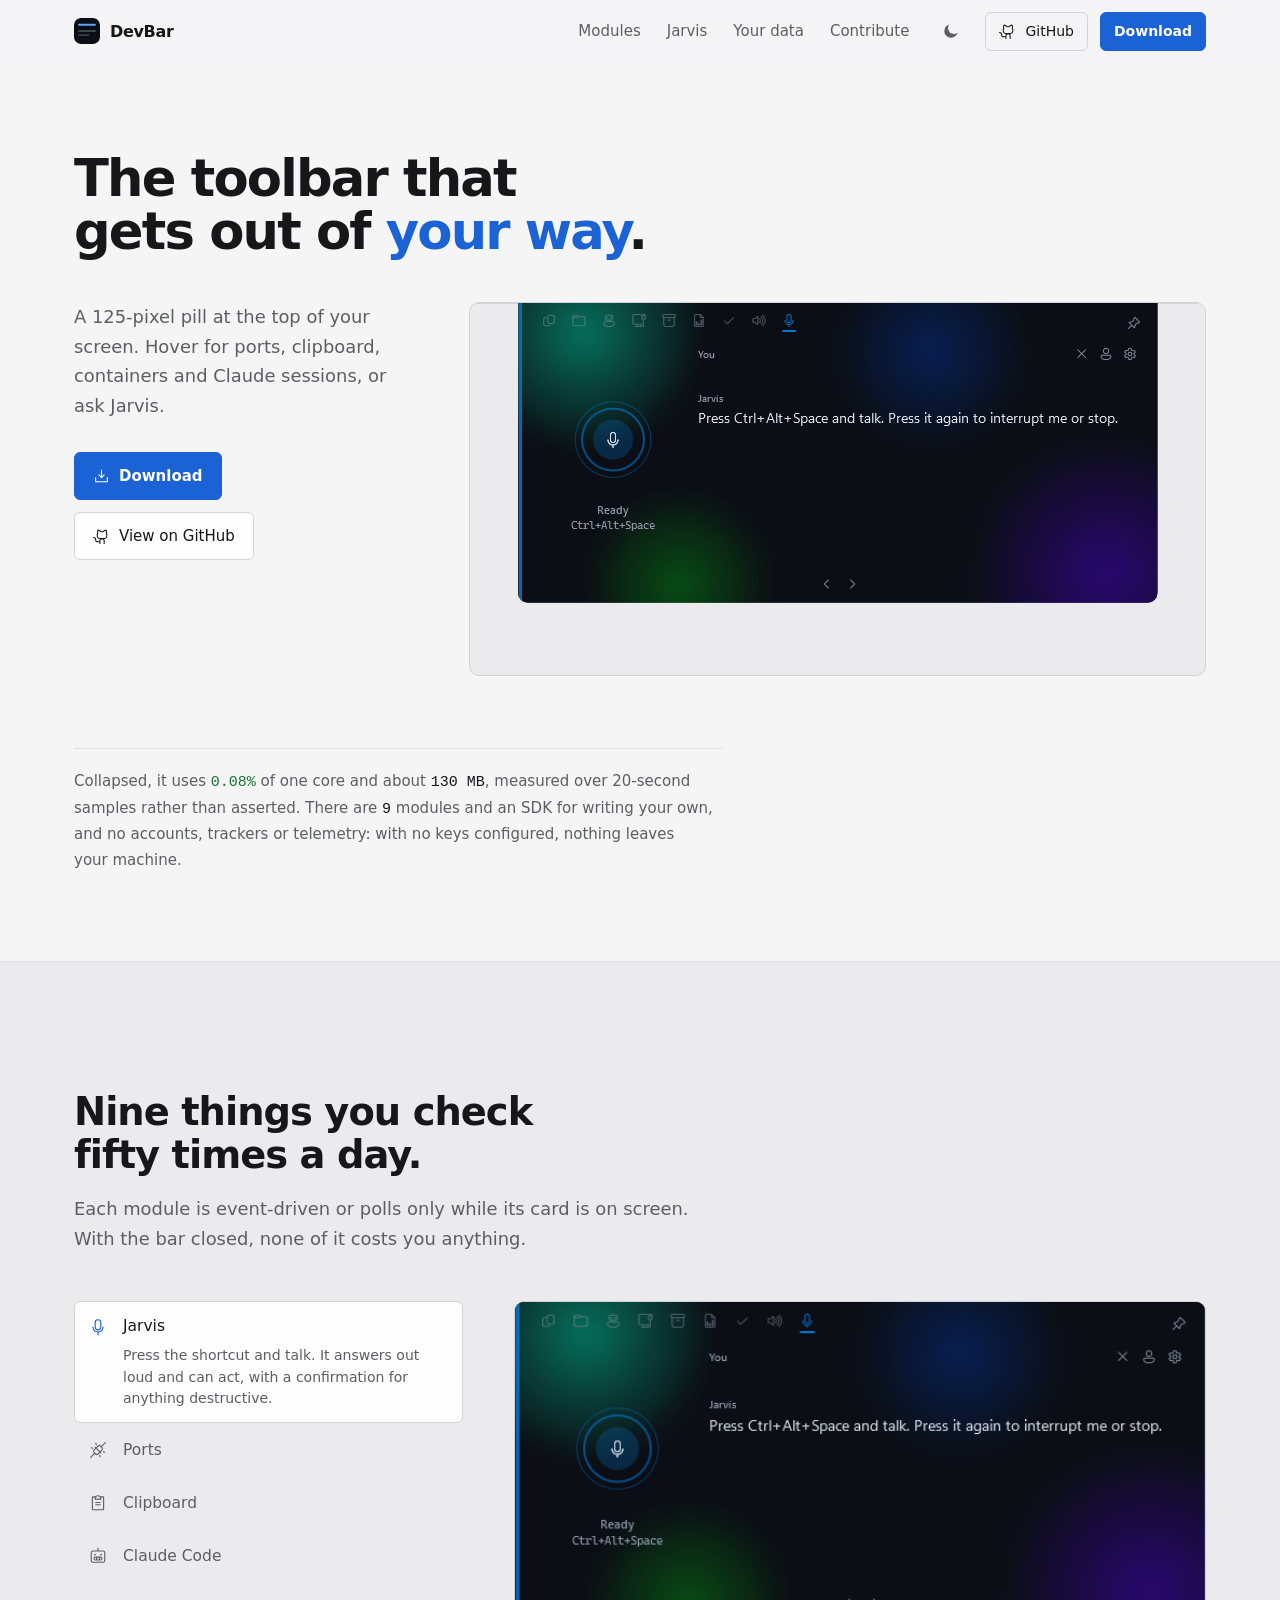
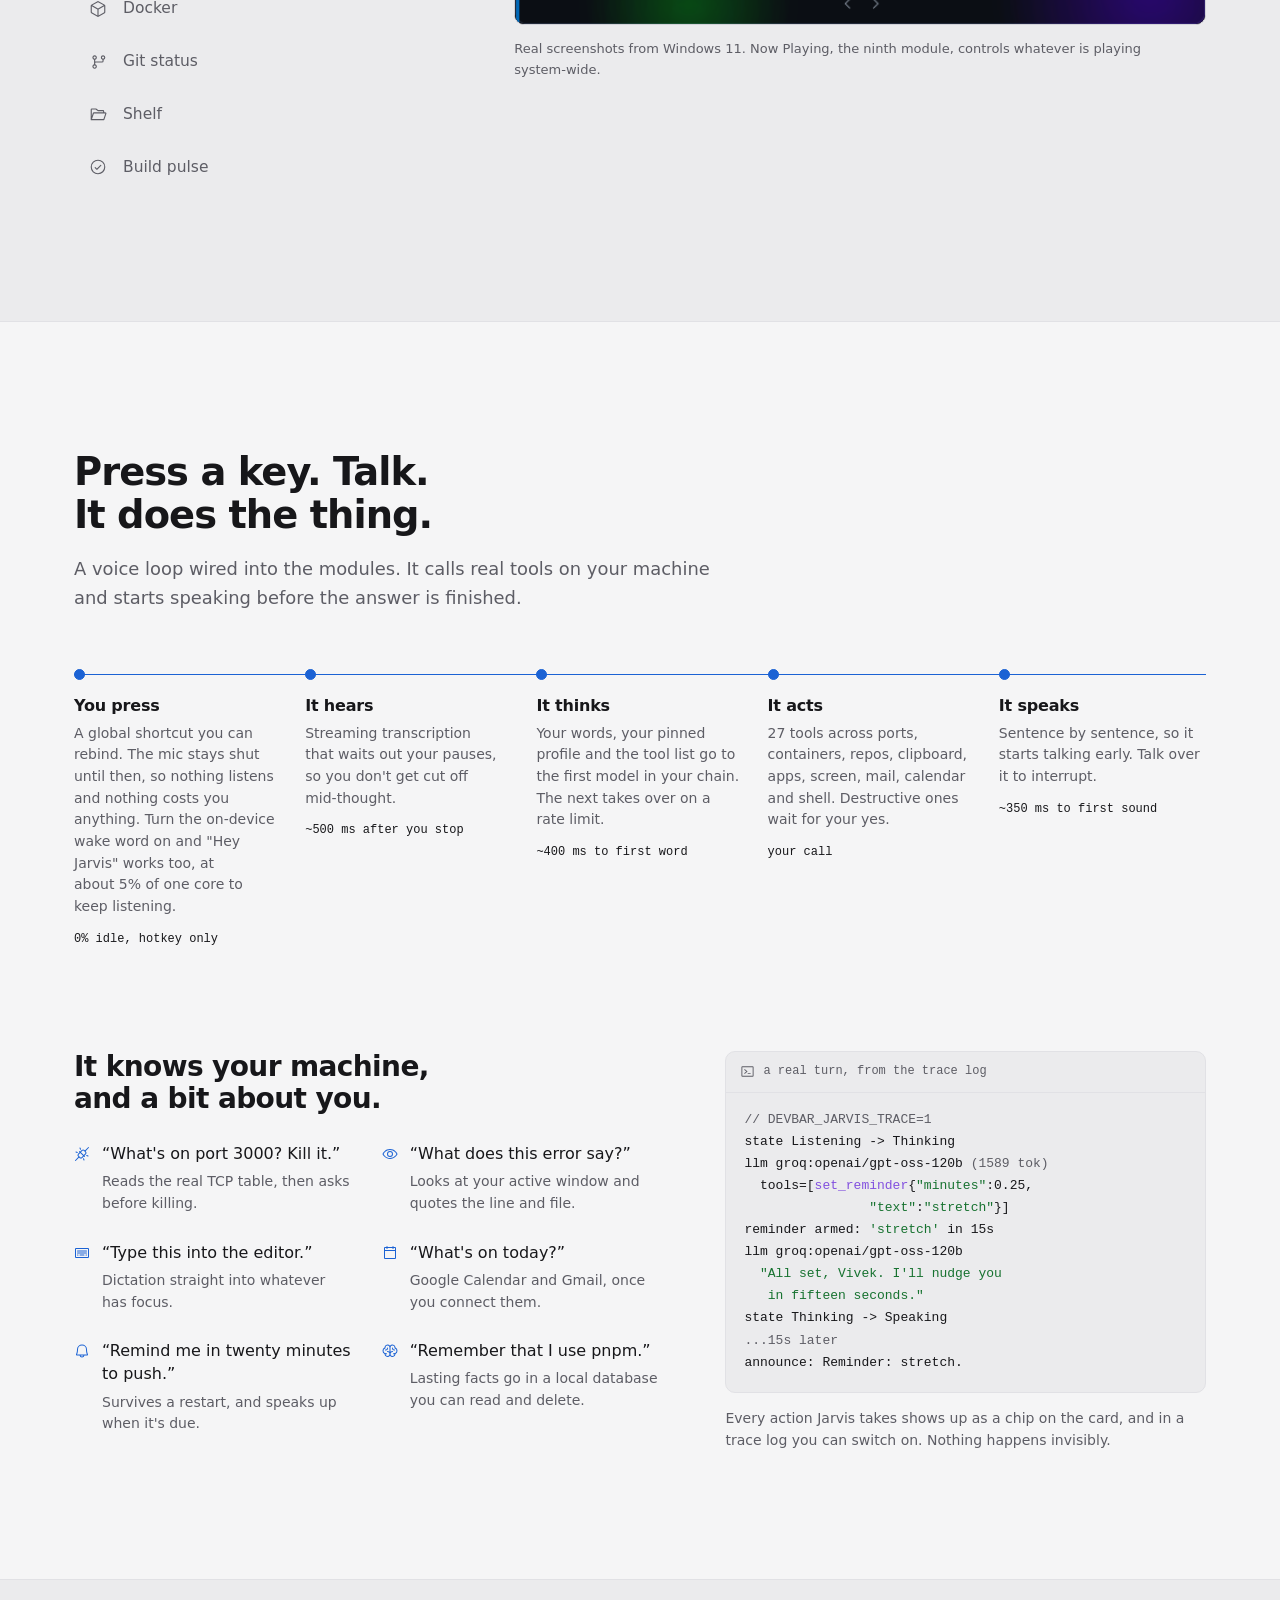
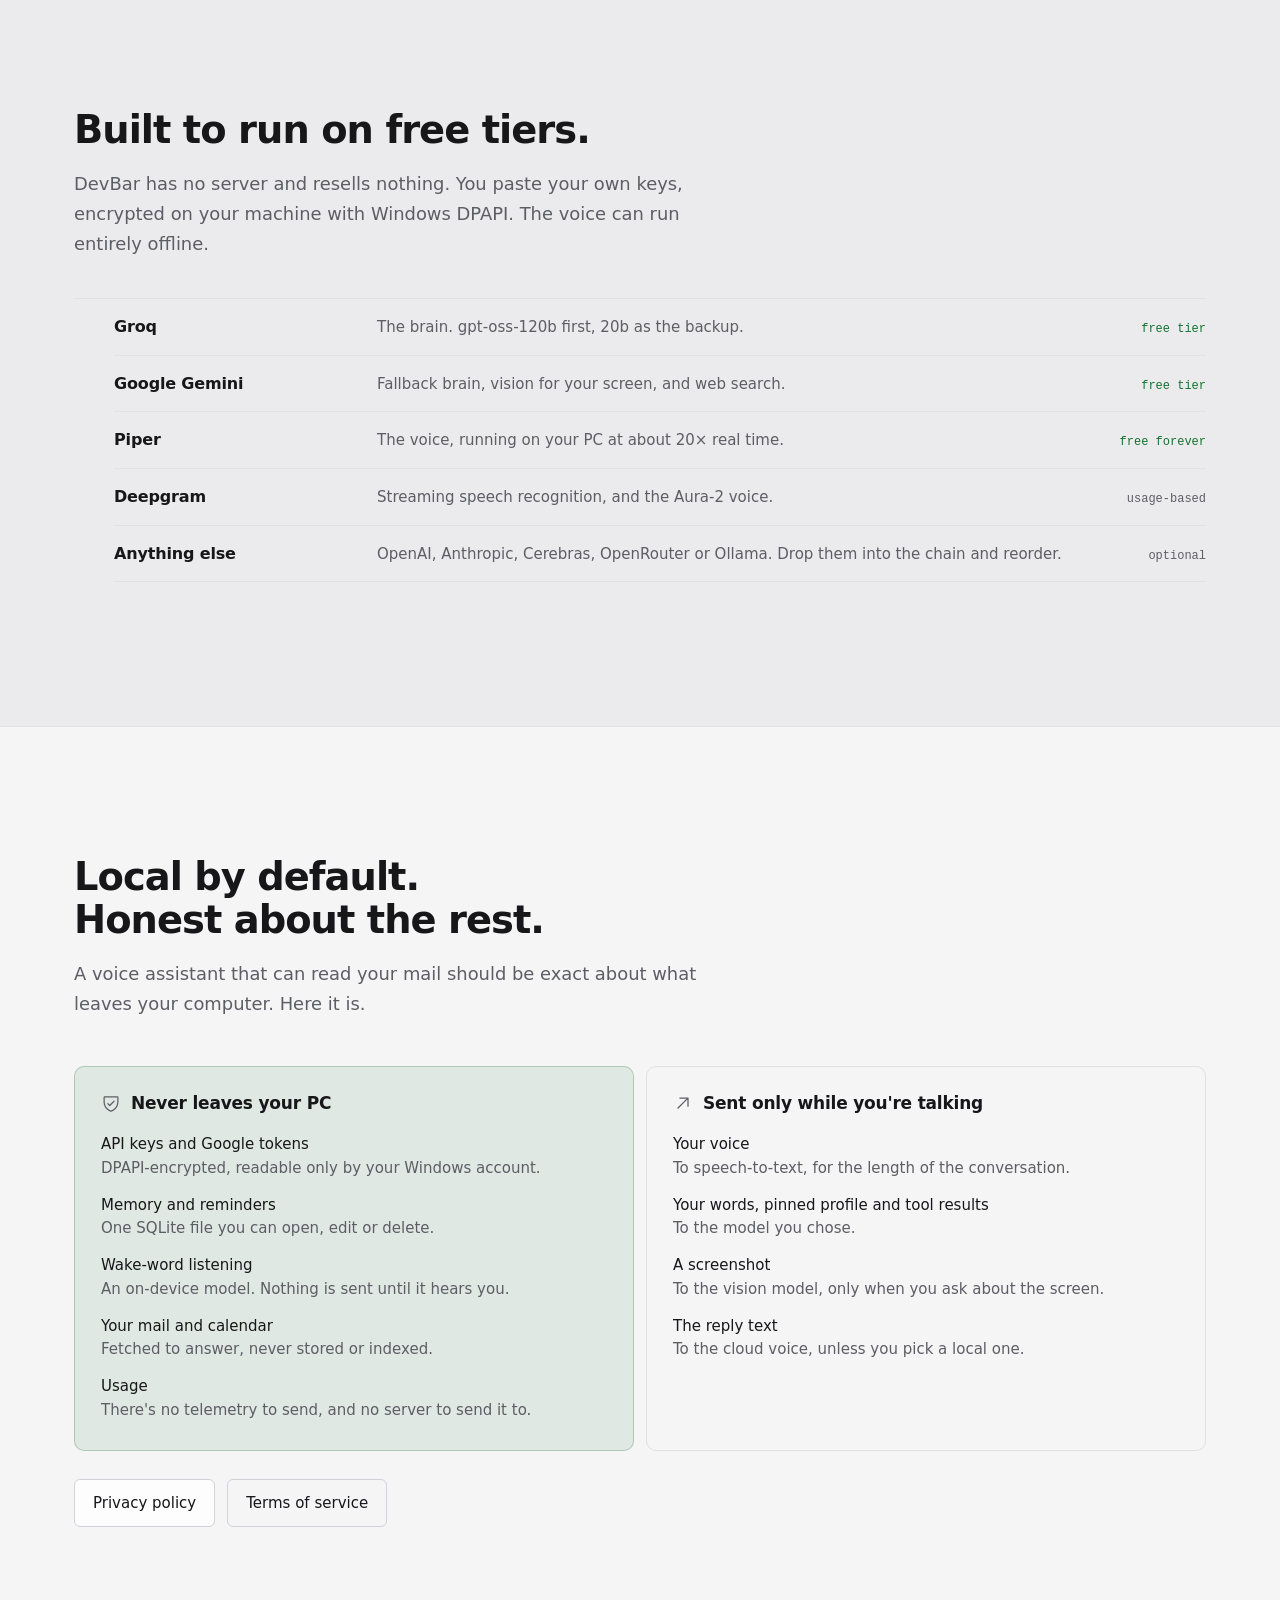
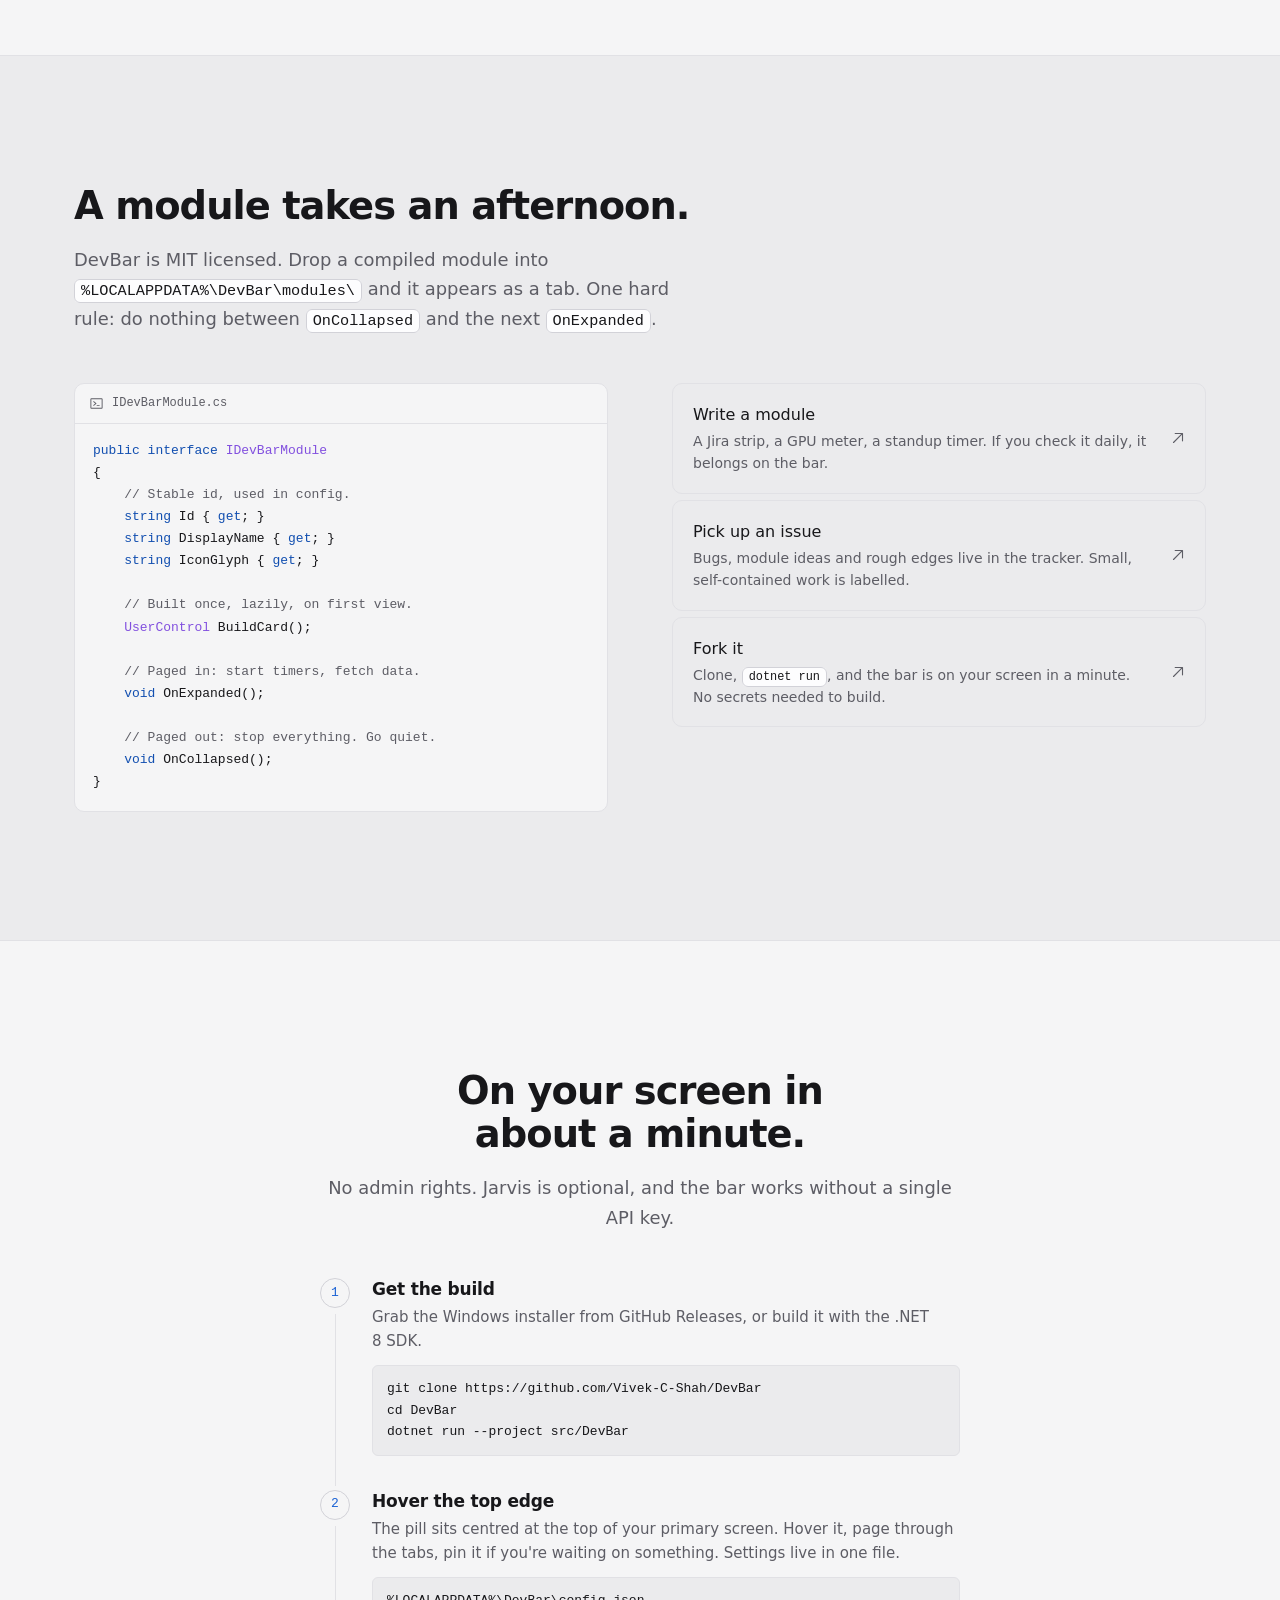
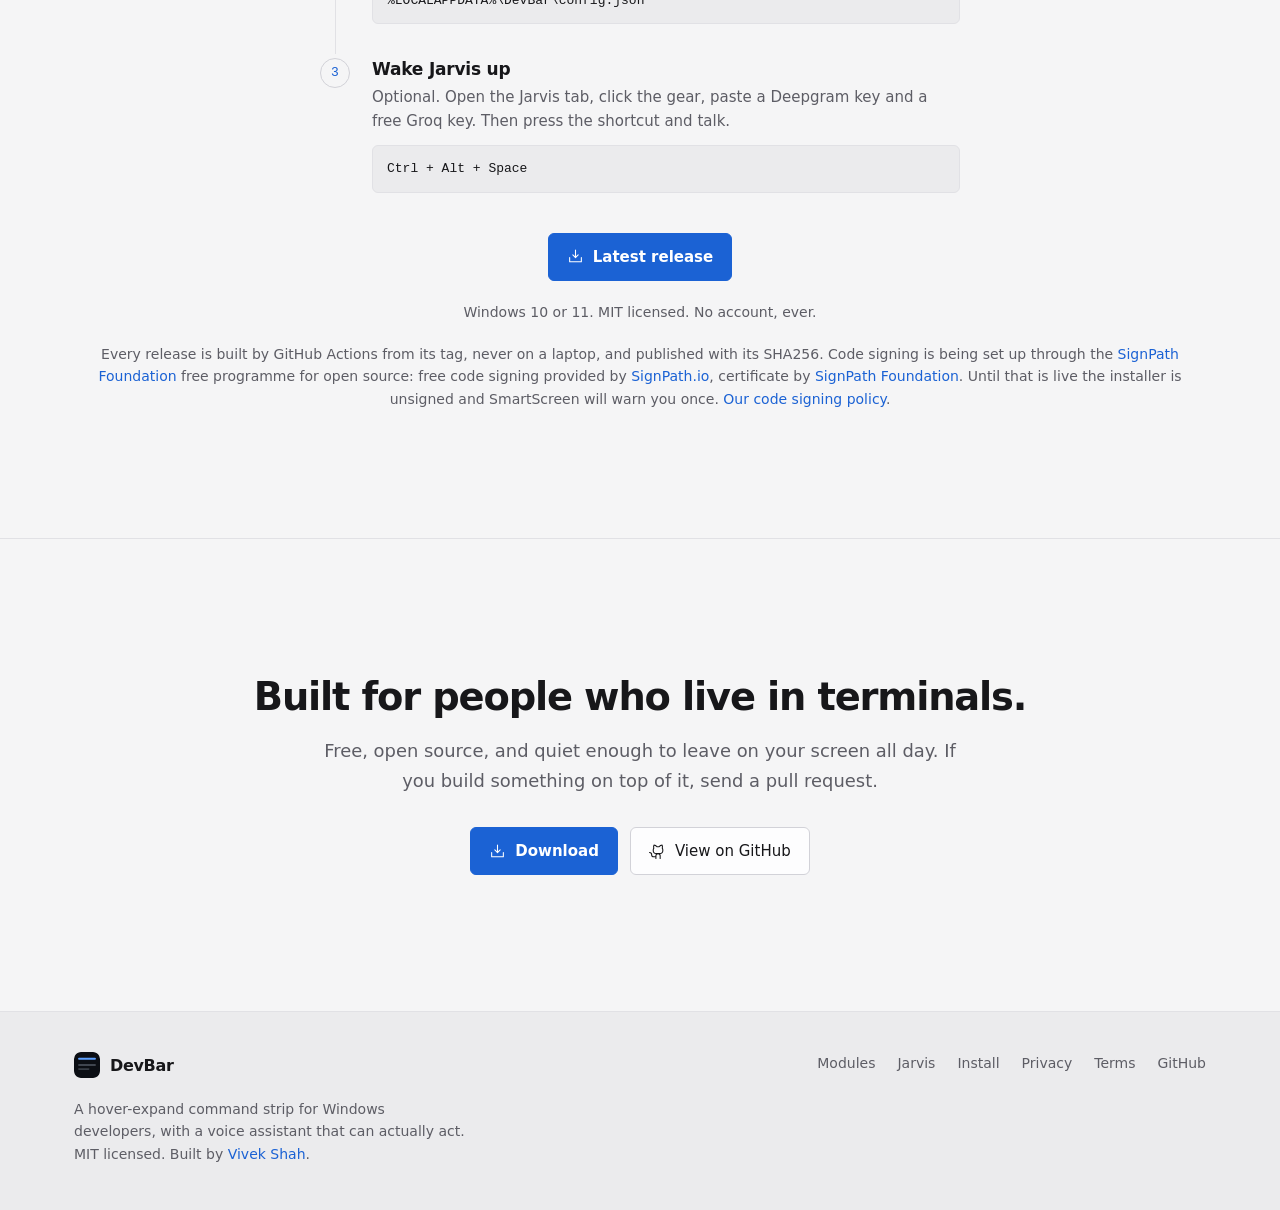
<file: website/index.html>
<!DOCTYPE html>
<html lang="en">
<head>
<meta charset="utf-8">
<meta name="viewport" content="width=device-width, initial-scale=1">
<title>DevBar - a hover-expand command strip for Windows developers</title>
<meta name="description" content="A 125-pixel pill at the top of your screen. Hover it for your clipboard, ports, containers, repos and Claude sessions. Press a key and Jarvis answers out loud. Free, open source, 0% CPU at idle.">
<meta name="theme-color" content="#111113">
<link rel="canonical" href="https://devbar-neon.vercel.app/">

<!-- Open Graph / X -->
<meta property="og:type" content="website">
<meta property="og:title" content="DevBar - the toolbar that gets out of your way">
<meta property="og:description" content="Clipboard, ports, containers, repos and Claude sessions in a pill at the top of your screen, plus a voice assistant that can actually act. Free and open source.">
<meta property="og:image" content="https://devbar-neon.vercel.app/assets/img/shots/09_jarvis.png">
<meta property="og:url" content="https://devbar-neon.vercel.app/">
<meta name="twitter:card" content="summary_large_image">
<meta name="twitter:title" content="DevBar - the toolbar that gets out of your way">
<meta name="twitter:description" content="A tiny Windows toolbar with a real voice assistant. 0% CPU at idle. Open source.">
<meta name="twitter:image" content="https://devbar-neon.vercel.app/assets/img/shots/09_jarvis.png">

<!-- Google Search Console: paste your verification meta tag here to verify this domain
     for the OAuth consent screen (see website/README.md).
<meta name="google-site-verification" content="REPLACE_ME"> -->

<link rel="icon" type="image/svg+xml" href="assets/img/logo.svg">
<link rel="icon" type="image/png" sizes="128x128" href="assets/img/logo-128.png">
<link rel="apple-touch-icon" href="assets/img/logo-512.png">

<link rel="preload" href="assets/img/shots/09_jarvis.png" as="image">
<!-- ?v= is a second line of defence only. Vercel's edge ignores the query string
     entirely, so the real fix is that vercel.json no longer marks css/js immutable. -->
<link rel="stylesheet" href="assets/css/site.css?v=9">
<script>
/* Runs before first paint, so there is no flash of the wrong theme. A stored choice
   wins; without one the page follows the OS. Dark when neither says anything, because
   the product is dark and so is every screenshot here. */
(function () {
  var r = document.documentElement;
  r.classList.add('js');
  var saved = null;
  try { saved = localStorage.getItem('devbar-theme'); } catch (e) {}
  var light = saved
    ? saved === 'light'
    : window.matchMedia('(prefers-color-scheme: light)').matches;
  if (light) r.dataset.theme = 'light';
})();
</script>
</head>
<body>

<!-- Icons: Phosphor (MIT). Product screenshots: captured from DevBar running on
     Windows 11; nothing mocked up. -->

<a class="skip" href="#main">Skip to content</a>
<span class="nav-sentinel" aria-hidden="true"></span>

<header class="nav">
  <div class="wrap">
    <a class="brand" href="/">
      <img src="assets/img/logo.svg" alt="" width="26" height="26">
      DevBar
    </a>
    <nav class="nav-links" aria-label="Primary">
      <a href="#modules" class="nav-hide">Modules</a>
      <a href="#jarvis" class="nav-hide">Jarvis</a>
      <a href="#privacy" class="nav-hide">Your data</a>
      <a href="#contribute" class="nav-hide">Contribute</a>
      <button class="theme-toggle" type="button" data-theme-toggle aria-label="Switch to the light theme">
        <svg class="tt" viewBox="0 0 24 24" aria-hidden="true" focusable="false">
          <mask id="tt-crescent" maskUnits="userSpaceOnUse" x="0" y="0" width="24" height="24">
            <rect x="0" y="0" width="24" height="24" fill="#fff"></rect>
            <circle class="tt-bite" cx="16" cy="8" r="8" fill="#000"></circle>
          </mask>
          <circle class="tt-disc" cx="12" cy="12" r="9" mask="url(#tt-crescent)"></circle>
          <g class="tt-rays" stroke="currentColor" stroke-width="1.8" stroke-linecap="round">
            <line x1="12" y1="4.8" x2="12" y2="2.2"></line>
            <line x1="17.09" y1="6.91" x2="18.93" y2="5.07"></line>
            <line x1="19.2" y1="12" x2="21.8" y2="12"></line>
            <line x1="17.09" y1="17.09" x2="18.93" y2="18.93"></line>
            <line x1="12" y1="19.2" x2="12" y2="21.8"></line>
            <line x1="6.91" y1="17.09" x2="5.07" y2="18.93"></line>
            <line x1="4.8" y1="12" x2="2.2" y2="12"></line>
            <line x1="6.91" y1="6.91" x2="5.07" y2="5.07"></line>
          </g>
        </svg>
      </button>
      <a class="btn btn--sm btn--ghost" href="https://github.com/Vivek-C-Shah/DevBar">
        <span class="i i-github" aria-hidden="true"></span>
        GitHub
      </a>
      <a class="btn btn--sm btn--primary" href="#install">Download</a>
    </nav>
  </div>
</header>

<main id="main">

<!-- ───────────────────────── hero ───────────────────────── -->
<section class="hero">
  <div class="wrap">
    <h1>The toolbar that gets out of <span class="accent">your way</span>.</h1>
    <div class="hero-grid">
      <div class="hero-copy">
        <p class="lead">A 125-pixel pill at the top of your screen. Hover for ports, clipboard, containers and Claude sessions, or ask Jarvis.</p>
        <div class="btn-row">
          <a class="btn btn--primary" href="#install">
            <span class="i i-download" aria-hidden="true"></span>
            Download
          </a>
          <a class="btn" href="https://github.com/Vivek-C-Shah/DevBar">
            <span class="i i-github" aria-hidden="true"></span>
            View on GitHub
          </a>
        </div>
      </div>

      <!-- Real screenshots inside a clip-path shade, so the demo is the actual interaction:
           hover the pill, it unrolls; look away, it's gone. -->
      <div class="stage" data-stage>
        <button class="bar" type="button" aria-expanded="false" aria-label="DevBar demo: open or close the bar">
          <span class="bar-card">
            <img class="is-on" src="assets/img/shots/09_jarvis.png" alt="DevBar open on the Jarvis tab, ready for a spoken question" width="640" height="300">
            <img src="assets/img/shots/05_ports.png" alt="DevBar open on Ports, listing listening TCP ports with process and PID" width="640" height="300" loading="lazy">
            <img src="assets/img/shots/04_claude.png" alt="DevBar open on Claude Code, showing sessions working, waiting and idle" width="640" height="300" loading="lazy">
            <img src="assets/img/shots/03_clipboard.png" alt="DevBar open on Clipboard, showing recent copies" width="640" height="300" loading="lazy">
          </span>
          <span class="bar-pill" aria-hidden="true"><i></i></span>
        </button>
        <p class="stage-hint">Hover the pill. Move away and it's gone.</p>
      </div>
    </div>

    <p class="proof">
      Collapsed, it uses <b class="good">0.08%</b> of one core and about <b>130 MB</b>,
      measured over 20-second samples rather than asserted. There are <b>9</b> modules
      and an SDK for writing your own, and no accounts, trackers or telemetry: with no
      keys configured, nothing leaves your machine.
    </p>
  </div>
</section>

<!-- ───────────────────────── modules ───────────────────────── -->
<section class="band band--well" id="modules">
  <div class="wrap">
    <div class="head" data-reveal>
      <h2>Nine things you check fifty times a day.</h2>
      <p class="lead">Each module is event-driven or polls only while its card is on screen. With the bar closed, none of it costs you anything.</p>
    </div>

    <div class="viewer" data-viewer>
      <div class="mods" role="tablist" aria-label="Modules" aria-orientation="vertical">
        <button class="mod" role="tab" id="t-jarvis" aria-controls="viewer-frame" aria-selected="true" data-shot="0">
          <span class="i i-mic" aria-hidden="true"></span><b>Jarvis</b>
          <span class="desc"><span>Press the shortcut and talk. It answers out loud and can act, with a confirmation for anything destructive.</span></span>
        </button>
        <button class="mod" role="tab" id="t-ports" aria-controls="viewer-frame" aria-selected="false" tabindex="-1" data-shot="1">
          <span class="i i-ports" aria-hidden="true"></span><b>Ports</b>
          <span class="desc"><span>Every listening TCP port with the process holding it. One click to kill the stuck dev server.</span></span>
        </button>
        <button class="mod" role="tab" id="t-clip" aria-controls="viewer-frame" aria-selected="false" tabindex="-1" data-shot="2">
          <span class="i i-clip" aria-hidden="true"></span><b>Clipboard</b>
          <span class="desc"><span>Your last 25 copies, tagged as text, URL or code. Click to copy again, &times; to forget one.</span></span>
        </button>
        <button class="mod" role="tab" id="t-claude" aria-controls="viewer-frame" aria-selected="false" tabindex="-1" data-shot="3">
          <span class="i i-bot" aria-hidden="true"></span><b>Claude Code</b>
          <span class="desc"><span>Which sessions are working, idle, or waiting on you. Click one to jump to its terminal.</span></span>
        </button>
        <button class="mod" role="tab" id="t-docker" aria-controls="viewer-frame" aria-selected="false" tabindex="-1" data-shot="4">
          <span class="i i-docker" aria-hidden="true"></span><b>Docker</b>
          <span class="desc"><span>Containers with start and stop on every row, and honest states for "not installed" versus "not running".</span></span>
        </button>
        <button class="mod" role="tab" id="t-git" aria-controls="viewer-frame" aria-selected="false" tabindex="-1" data-shot="5">
          <span class="i i-git" aria-hidden="true"></span><b>Git status</b>
          <span class="desc"><span>Dirty or clean, ahead or behind, for the repos you choose to watch. Click to open the folder.</span></span>
        </button>
        <button class="mod" role="tab" id="t-shelf" aria-controls="viewer-frame" aria-selected="false" tabindex="-1" data-shot="6">
          <span class="i i-shelf" aria-hidden="true"></span><b>Shelf</b>
          <span class="desc"><span>Drag files in, drag them out somewhere else. It clears on restart, on purpose.</span></span>
        </button>
        <button class="mod" role="tab" id="t-ci" aria-controls="viewer-frame" aria-selected="false" tabindex="-1" data-shot="7">
          <span class="i i-check" aria-hidden="true"></span><b>Build pulse</b>
          <span class="desc"><span>A quiet status light for each build output you watch. Did it build recently, yes or no.</span></span>
        </button>
      </div>

      <div class="viewer-main">
        <div class="viewer-frame" id="viewer-frame" role="tabpanel" aria-labelledby="t-jarvis">
          <img class="is-on" src="assets/img/shots/09_jarvis.png" alt="Jarvis tab: an orb, what you said, and the spoken reply" width="640" height="300" loading="lazy">
          <img src="assets/img/shots/05_ports.png" alt="Ports module listing listening TCP ports with process names and PIDs" width="640" height="300" loading="lazy">
          <img src="assets/img/shots/03_clipboard.png" alt="Clipboard module showing recent copies tagged by type" width="640" height="300" loading="lazy">
          <img src="assets/img/shots/04_claude.png" alt="Claude Code module showing sessions in working, waiting and idle states" width="640" height="300" loading="lazy">
          <img src="assets/img/shots/06_docker.png" alt="Docker module listing containers with start and stop buttons" width="640" height="300" loading="lazy">
          <img src="assets/img/shots/07_git.png" alt="Git status module showing a watched repo, its branch and dirty state" width="640" height="300" loading="lazy">
          <img src="assets/img/shots/02_shelf.png" alt="Shelf module with three files dropped onto it" width="640" height="300" loading="lazy">
          <img src="assets/img/shots/08_ci.png" alt="Build pulse module showing a status light per watched build" width="640" height="300" loading="lazy">
        </div>
        <p class="viewer-desc" aria-live="polite">Press the shortcut and talk. It answers out loud and can act, with a confirmation for anything destructive.</p>
        <p class="viewer-foot">Real screenshots from Windows 11. Now Playing, the ninth module, controls whatever is playing system-wide.</p>
      </div>
    </div>
  </div>
</section>

<!-- ───────────────────────── jarvis ───────────────────────── -->
<section class="band" id="jarvis">
  <div class="wrap">
    <div class="head" data-reveal>
      <h2>Press a key. Talk. It does the thing.</h2>
      <p class="lead">A voice loop wired into the modules. It calls real tools on your machine and starts speaking before the answer is finished.</p>
    </div>

    <ol class="rail" data-rail>
      <li class="leg">
        <h3>You press</h3>
        <p>A global shortcut you can rebind. The mic stays shut until then, so nothing listens and nothing costs you anything. Turn the on-device wake word on and "Hey Jarvis" works too, at about 5% of one core to keep listening.</p>
        <span class="ms">0% idle, hotkey only</span>
      </li>
      <li class="leg">
        <h3>It hears</h3>
        <p>Streaming transcription that waits out your pauses, so you don't get cut off mid-thought.</p>
        <span class="ms">~500 ms after you stop</span>
      </li>
      <li class="leg">
        <h3>It thinks</h3>
        <p>Your words, your pinned profile and the tool list go to the first model in your chain. The next takes over on a rate limit.</p>
        <span class="ms">~400 ms to first word</span>
      </li>
      <li class="leg">
        <h3>It acts</h3>
        <p>27 tools across ports, containers, repos, clipboard, apps, screen, mail, calendar and shell. Destructive ones wait for your yes.</p>
        <span class="ms">your call</span>
      </li>
      <li class="leg">
        <h3>It speaks</h3>
        <p>Sentence by sentence, so it starts talking early. Talk over it to interrupt.</p>
        <span class="ms">~350 ms to first sound</span>
      </li>
    </ol>

    <div class="say">
      <div data-reveal>
        <h3>It knows your machine, and a bit about you.</h3>
        <ul class="quotes">
          <li><span class="i i-ports" aria-hidden="true"></span><q>What's on port 3000? Kill it.</q><span>Reads the real TCP table, then asks before killing.</span></li>
          <li><span class="i i-eye" aria-hidden="true"></span><q>What does this error say?</q><span>Looks at your active window and quotes the line and file.</span></li>
          <li><span class="i i-keys" aria-hidden="true"></span><q>Type this into the editor.</q><span>Dictation straight into whatever has focus.</span></li>
          <li><span class="i i-cal" aria-hidden="true"></span><q>What's on today?</q><span>Google Calendar and Gmail, once you connect them.</span></li>
          <li><span class="i i-bell" aria-hidden="true"></span><q>Remind me in twenty minutes to push.</q><span>Survives a restart, and speaks up when it's due.</span></li>
          <li><span class="i i-brain" aria-hidden="true"></span><q>Remember that I use pnpm.</q><span>Lasting facts go in a local database you can read and delete.</span></li>
        </ul>
      </div>
      <div data-reveal>
        <div class="code">
          <div class="code-head"><span class="i i-term" aria-hidden="true"></span> a real turn, from the trace log</div>
<pre><span class="c">// DEVBAR_JARVIS_TRACE=1</span>
state Listening -&gt; Thinking
llm groq:openai/gpt-oss-120b <span class="c">(1589 tok)</span>
  tools=[<span class="t">set_reminder</span>{<span class="s">"minutes"</span>:0.25,
                <span class="s">"text"</span>:<span class="s">"stretch"</span>}]
reminder armed: <span class="s">'stretch'</span> in 15s
llm groq:openai/gpt-oss-120b
  <span class="s">"All set, Vivek. I'll nudge you
   in fifteen seconds."</span>
state Thinking -&gt; Speaking
<span class="c">...15s later</span>
announce: Reminder: stretch.</pre>
        </div>
        <p class="note">Every action Jarvis takes shows up as a chip on the card, and in a trace log you can switch on. Nothing happens invisibly.</p>
      </div>
    </div>
  </div>
</section>

<!-- ───────────────────────── free stack ───────────────────────── -->
<section class="band band--well">
  <div class="wrap">
    <div class="head" data-reveal>
      <h2>Built to run on free tiers.</h2>
      <p class="lead">DevBar has no server and resells nothing. You paste your own keys, encrypted on your machine with Windows DPAPI. The voice can run entirely offline.</p>
    </div>
    <ul class="providers" data-reveal-group>
      <li>
        <b>Groq</b>
        <span>The brain. gpt-oss-120b first, 20b as the backup.</span>
        <em>free tier</em>
      </li>
      <li>
        <b>Google Gemini</b>
        <span>Fallback brain, vision for your screen, and web search.</span>
        <em>free tier</em>
      </li>
      <li>
        <b>Piper</b>
        <span>The voice, running on your PC at about 20&times; real time.</span>
        <em>free forever</em>
      </li>
      <li>
        <b>Deepgram</b>
        <span>Streaming speech recognition, and the Aura-2 voice.</span>
        <em class="paid">usage-based</em>
      </li>
      <li>
        <b>Anything else</b>
        <span>OpenAI, Anthropic, Cerebras, OpenRouter or Ollama. Drop them into the chain and reorder.</span>
        <em class="paid">optional</em>
      </li>
    </ul>
  </div>
</section>

<!-- ───────────────────────── privacy ───────────────────────── -->
<section class="band" id="privacy">
  <div class="wrap">
    <div class="head" data-reveal>
      <h2>Local by default. Honest about the rest.</h2>
      <p class="lead">A voice assistant that can read your mail should be exact about what leaves your computer. Here it is.</p>
    </div>
    <div class="ledger" data-reveal-group>
      <div class="ledger-col ledger-col--local">
        <h3><span class="i i-shield" aria-hidden="true"></span>Never leaves your PC</h3>
        <ul>
          <li><b>API keys and Google tokens</b>DPAPI-encrypted, readable only by your Windows account.</li>
          <li><b>Memory and reminders</b>One SQLite file you can open, edit or delete.</li>
          <li><b>Wake-word listening</b>An on-device model. Nothing is sent until it hears you.</li>
          <li><b>Your mail and calendar</b>Fetched to answer, never stored or indexed.</li>
          <li><b>Usage</b>There's no telemetry to send, and no server to send it to.</li>
        </ul>
      </div>
      <div class="ledger-col">
        <h3><span class="i i-out" aria-hidden="true"></span>Sent only while you're talking</h3>
        <ul>
          <li><b>Your voice</b>To speech-to-text, for the length of the conversation.</li>
          <li><b>Your words, pinned profile and tool results</b>To the model you chose.</li>
          <li><b>A screenshot</b>To the vision model, only when you ask about the screen.</li>
          <li><b>The reply text</b>To the cloud voice, unless you pick a local one.</li>
        </ul>
      </div>
    </div>
    <div class="btn-row">
      <a class="btn" href="/privacy">Privacy policy</a>
      <a class="btn btn--ghost" href="/terms">Terms of service</a>
    </div>
  </div>
</section>

<!-- ───────────────────────── contribute ───────────────────────── -->
<section class="band band--well" id="contribute">
  <div class="wrap">
    <div class="head" data-reveal>
      <h2>A module takes an afternoon.</h2>
      <p class="lead">DevBar is MIT licensed. Drop a compiled module into <code class="mono">%LOCALAPPDATA%\DevBar\modules\</code> and it appears as a tab. One hard rule: do nothing between <code class="mono">OnCollapsed</code> and the next <code class="mono">OnExpanded</code>.</p>
    </div>

    <div class="contrib">
      <div class="code" data-reveal>
        <div class="code-head"><span class="i i-term" aria-hidden="true"></span> IDevBarModule.cs</div>
<pre><span class="k">public interface</span> <span class="t">IDevBarModule</span>
{
    <span class="c">// Stable id, used in config.</span>
    <span class="k">string</span> Id { <span class="k">get</span>; }
    <span class="k">string</span> DisplayName { <span class="k">get</span>; }
    <span class="k">string</span> IconGlyph { <span class="k">get</span>; }

    <span class="c">// Built once, lazily, on first view.</span>
    <span class="t">UserControl</span> BuildCard();

    <span class="c">// Paged in: start timers, fetch data.</span>
    <span class="k">void</span> OnExpanded();

    <span class="c">// Paged out: stop everything. Go quiet.</span>
    <span class="k">void</span> OnCollapsed();
}</pre>
      </div>
      <div class="links" data-reveal-group>
        <a class="link" href="https://github.com/Vivek-C-Shah/DevBar#writing-a-module">
          <b>Write a module</b>
          <p>A Jira strip, a GPU meter, a standup timer. If you check it daily, it belongs on the bar.</p>
          <span class="i i-out" aria-hidden="true"></span>
        </a>
        <a class="link" href="https://github.com/Vivek-C-Shah/DevBar/issues">
          <b>Pick up an issue</b>
          <p>Bugs, module ideas and rough edges live in the tracker. Small, self-contained work is labelled.</p>
          <span class="i i-out" aria-hidden="true"></span>
        </a>
        <a class="link" href="https://github.com/Vivek-C-Shah/DevBar/fork">
          <b>Fork it</b>
          <p>Clone, <code class="mono">dotnet run</code>, and the bar is on your screen in a minute. No secrets needed to build.</p>
          <span class="i i-out" aria-hidden="true"></span>
        </a>
      </div>
    </div>
  </div>
</section>

<!-- ───────────────────────── install ───────────────────────── -->
<section class="band" id="install">
  <div class="wrap">
    <div class="head head--center" data-reveal>
      <h2>On your screen in about a minute.</h2>
      <p class="lead">No admin rights. Jarvis is optional, and the bar works without a single API key.</p>
    </div>

    <ol class="steps" data-reveal-group>
      <li>
        <h3>Get the build</h3>
        <p>Grab the Windows installer from GitHub Releases, or build it with the .NET 8 SDK.</p>
<pre>git clone https://github.com/Vivek-C-Shah/DevBar
cd DevBar
dotnet run --project src/DevBar</pre>
      </li>
      <li>
        <h3>Hover the top edge</h3>
        <p>The pill sits centred at the top of your primary screen. Hover it, page through the tabs, pin it if you're waiting on something. Settings live in one file.</p>
        <pre>%LOCALAPPDATA%\DevBar\config.json</pre>
      </li>
      <li>
        <h3>Wake Jarvis up</h3>
        <p>Optional. Open the Jarvis tab, click the gear, paste a Deepgram key and a free Groq key. Then press the shortcut and talk.</p>
        <pre>Ctrl + Alt + Space</pre>
      </li>
    </ol>

    <div class="btn-row">
      <a class="btn btn--primary" href="https://github.com/Vivek-C-Shah/DevBar/releases">
        <span class="i i-download" aria-hidden="true"></span>
        Latest release
      </a>
    </div>
    <p class="note reqs">Windows 10 or 11. MIT licensed. No account, ever.</p>
    <!-- SignPath Foundation requires the download page to name them, and it is
         also the honest answer to "who built this binary". -->
    <p class="note reqs">Every release is built by GitHub Actions from its tag, never on a laptop, and published with its SHA256. Code signing is being set up through the <a href="https://signpath.org">SignPath Foundation</a> free programme for open source: free code signing provided by <a href="https://signpath.io">SignPath.io</a>, certificate by <a href="https://signpath.org">SignPath Foundation</a>. Until that is live the installer is unsigned and SmartScreen will warn you once. <a href="https://github.com/Vivek-C-Shah/DevBar/blob/master/docs/code-signing.md">Our code signing policy</a>.</p>
  </div>
</section>

<!-- ───────────────────────── closing ───────────────────────── -->
<section class="cta">
  <div class="wrap" data-reveal>
    <h2>Built for people who live in terminals.</h2>
    <p class="lead">Free, open source, and quiet enough to leave on your screen all day. If you build something on top of it, send a pull request.</p>
    <div class="btn-row">
      <a class="btn btn--primary" href="#install">
        <span class="i i-download" aria-hidden="true"></span>
        Download
      </a>
      <a class="btn" href="https://github.com/Vivek-C-Shah/DevBar">
        <span class="i i-github" aria-hidden="true"></span>
        View on GitHub
      </a>
    </div>
  </div>
</section>

</main>

<footer class="footer">
  <div class="wrap">
    <div>
      <a class="brand" href="/"><img src="assets/img/logo.svg" alt="" width="26" height="26"> DevBar</a>
      <p class="note">A hover-expand command strip for Windows developers, with a voice assistant that can actually act. MIT licensed. Built by <a href="https://github.com/Vivek-C-Shah">Vivek Shah</a>.</p>
    </div>
    <nav class="footer-links" aria-label="Footer">
      <a href="#modules">Modules</a>
      <a href="#jarvis">Jarvis</a>
      <a href="#install">Install</a>
      <a href="/privacy">Privacy</a>
      <a href="/terms">Terms</a>
      <a href="https://github.com/Vivek-C-Shah/DevBar">GitHub</a>
    </nav>
  </div>
</footer>

<script src="assets/js/site.js?v=9" defer></script>
</body>
</html>
</file>
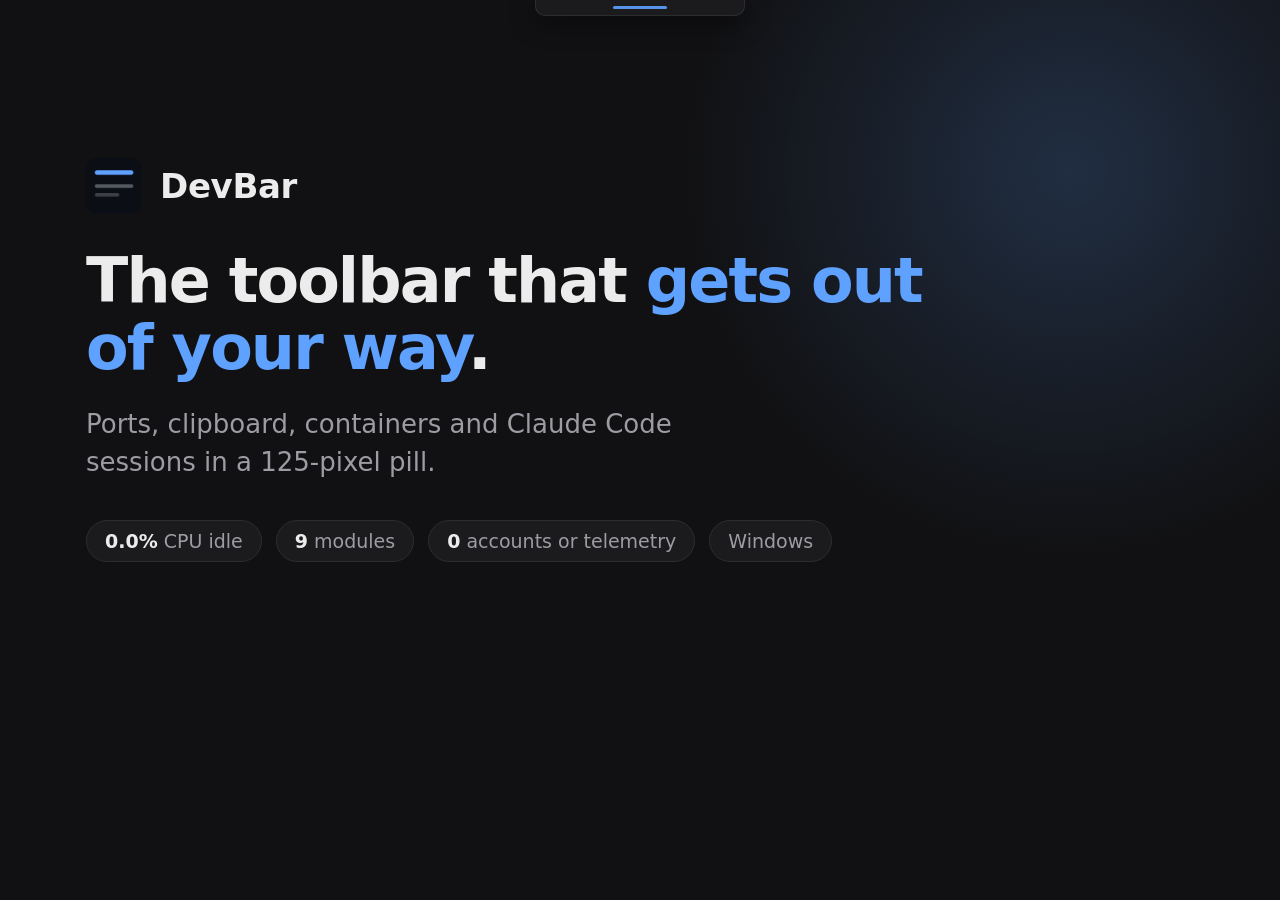
<file: design/social-preview.html>
<!doctype html>
<!--
  Source for design/assets/social-preview.png, the card GitHub shows when the
  repo link is shared. Rendered at 1280x640 and screenshotted; regenerate the
  PNG from this file if the pitch changes.

  Colours are the site's own tokens (website/assets/css/site.css), so a shared
  link and the landing page look like the same product.
-->
<html lang="en">
<head>
<meta charset="utf-8">
<style>
  :root {
    --bg: #111113;
    --bg-elevated: #1b1b1e;
    --hairline: #2c2c31;
    --text: #ececec;
    --muted: #9c9ca3;
    --accent: #5ea1ff;
  }
  * { margin: 0; padding: 0; box-sizing: border-box; }
  html, body { width: 1280px; height: 640px; }
  body {
    background: var(--bg);
    color: var(--text);
    font-family: "Segoe UI", system-ui, sans-serif;
    display: flex;
    flex-direction: column;
    justify-content: center;
    padding: 0 86px;
    position: relative;
    overflow: hidden;
  }
  /* One soft accent wash, the same idea as the bar's own mesh, kept far from
     the text so nothing competes with the headline. */
  .wash {
    position: absolute; right: -180px; top: -220px;
    width: 780px; height: 780px; border-radius: 50%;
    background: radial-gradient(circle, rgba(94,161,255,0.20) 0%, rgba(94,161,255,0) 70%);
  }
  /* The product itself: the idle pill, at roughly its real proportions. */
  .pill {
    position: absolute; top: 0; left: 50%; transform: translateX(-50%);
    width: 210px; height: 16px;
    border-radius: 0 0 10px 10px;
    background: var(--bg-elevated);
    border: 1px solid var(--hairline); border-top: 0;
    box-shadow: 0 6px 24px rgba(0,0,0,0.5);
  }
  .pill::after {
    content: ""; position: absolute; left: 50%; top: 6px; transform: translateX(-50%);
    width: 54px; height: 3px; border-radius: 2px; background: var(--accent); opacity: 0.9;
  }
  header { display: flex; align-items: center; gap: 18px; margin-bottom: 34px; }
  header img { width: 56px; height: 56px; }
  header span { font-size: 34px; font-weight: 600; letter-spacing: -0.01em; }
  h1 {
    font-size: 62px; line-height: 1.08; font-weight: 700;
    letter-spacing: -0.03em; max-width: 21ch;
  }
  h1 em { font-style: normal; color: var(--accent); }
  p.sub {
    margin-top: 24px; font-size: 26px; line-height: 1.45;
    color: var(--muted); max-width: 42ch;
  }
  ul {
    position: absolute; left: 86px; bottom: 78px;
    display: flex; gap: 14px; list-style: none;
  }
  li {
    font-size: 19px; color: var(--muted);
    border: 1px solid var(--hairline); border-radius: 999px;
    padding: 9px 18px; background: var(--bg-elevated);
  }
  li strong { color: var(--text); font-weight: 600; }
</style>
</head>
<body>
  <div class="wash"></div>
  <div class="pill"></div>

  <header>
    <img src="assets/logo-512.png" alt="">
    <span>DevBar</span>
  </header>

  <h1>The toolbar that <em>gets out of your way</em>.</h1>
  <p class="sub">Ports, clipboard, containers and Claude&nbsp;Code sessions in a 125-pixel pill.</p>

  <ul>
    <li><strong>0.0%</strong> CPU idle</li>
    <li><strong>9</strong> modules</li>
    <li><strong>0</strong> accounts or telemetry</li>
    <li>Windows</li>
  </ul>
</body>
</html>
</file>
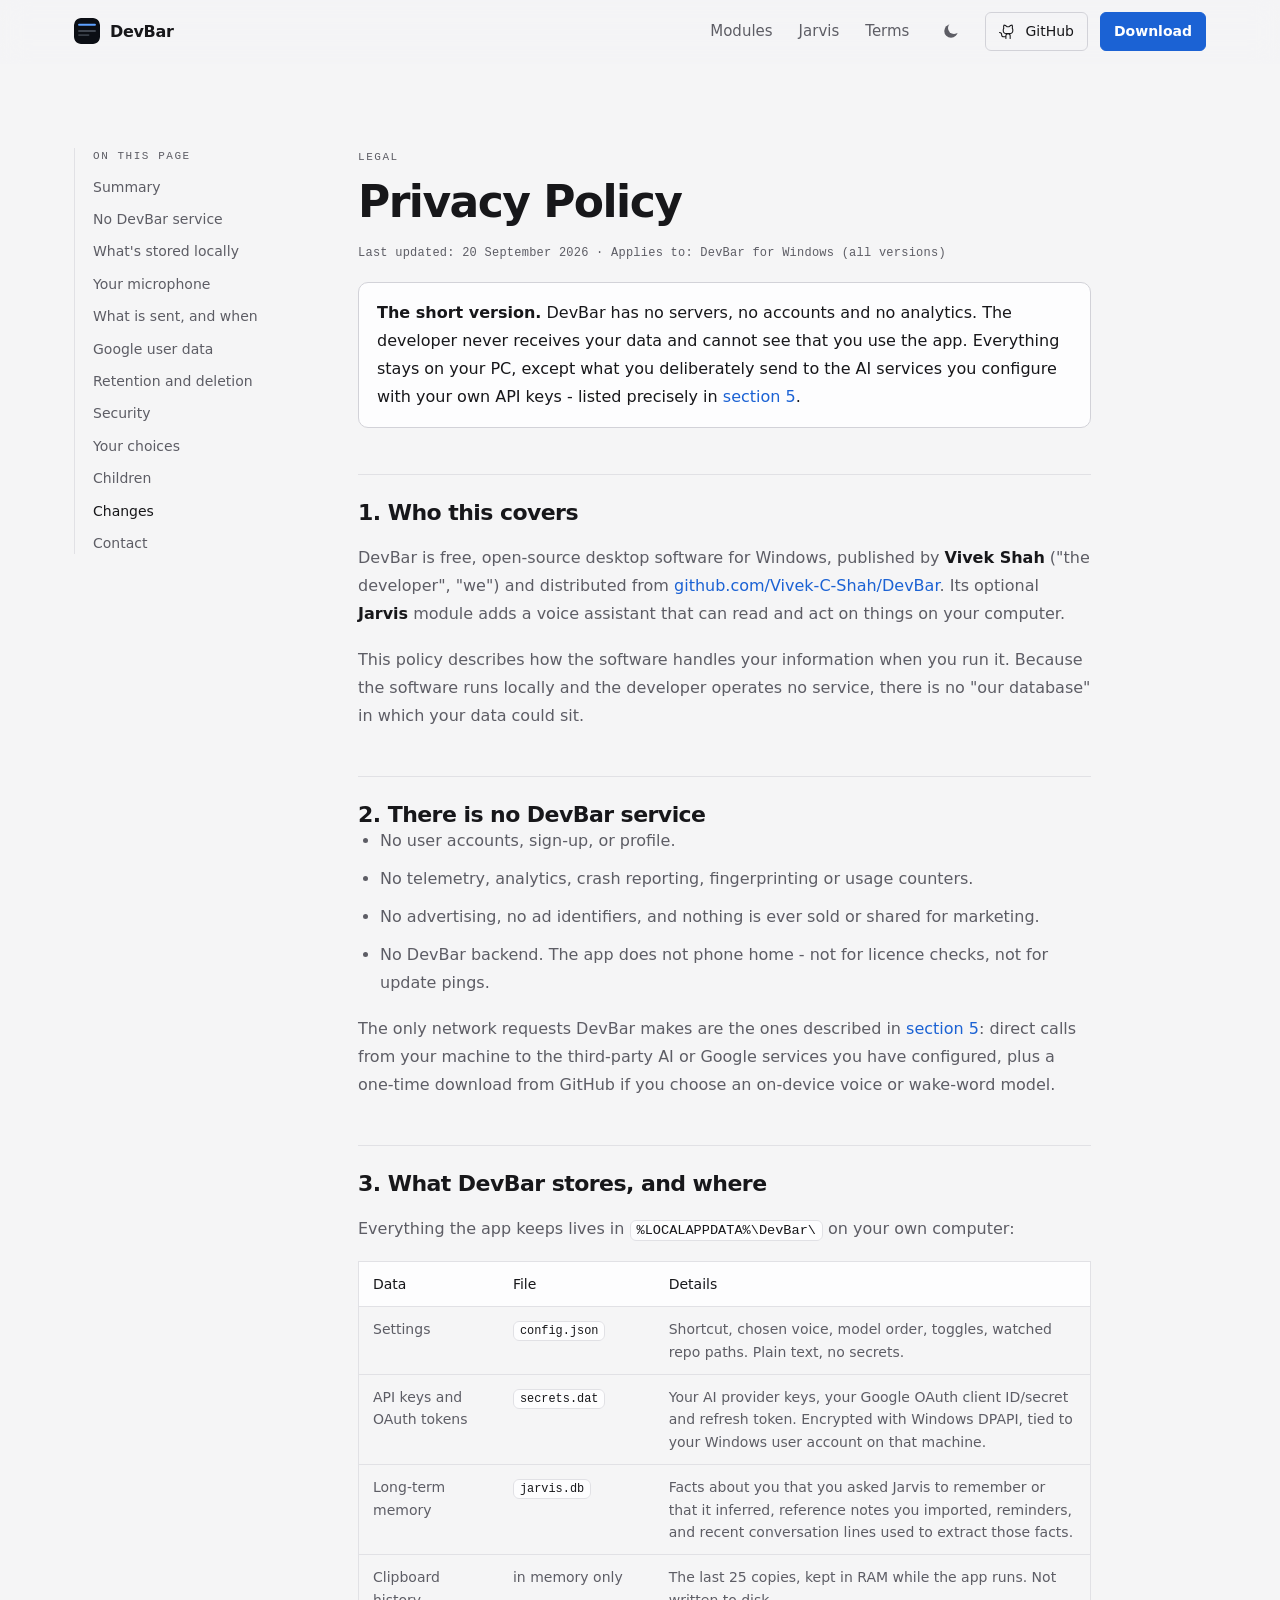
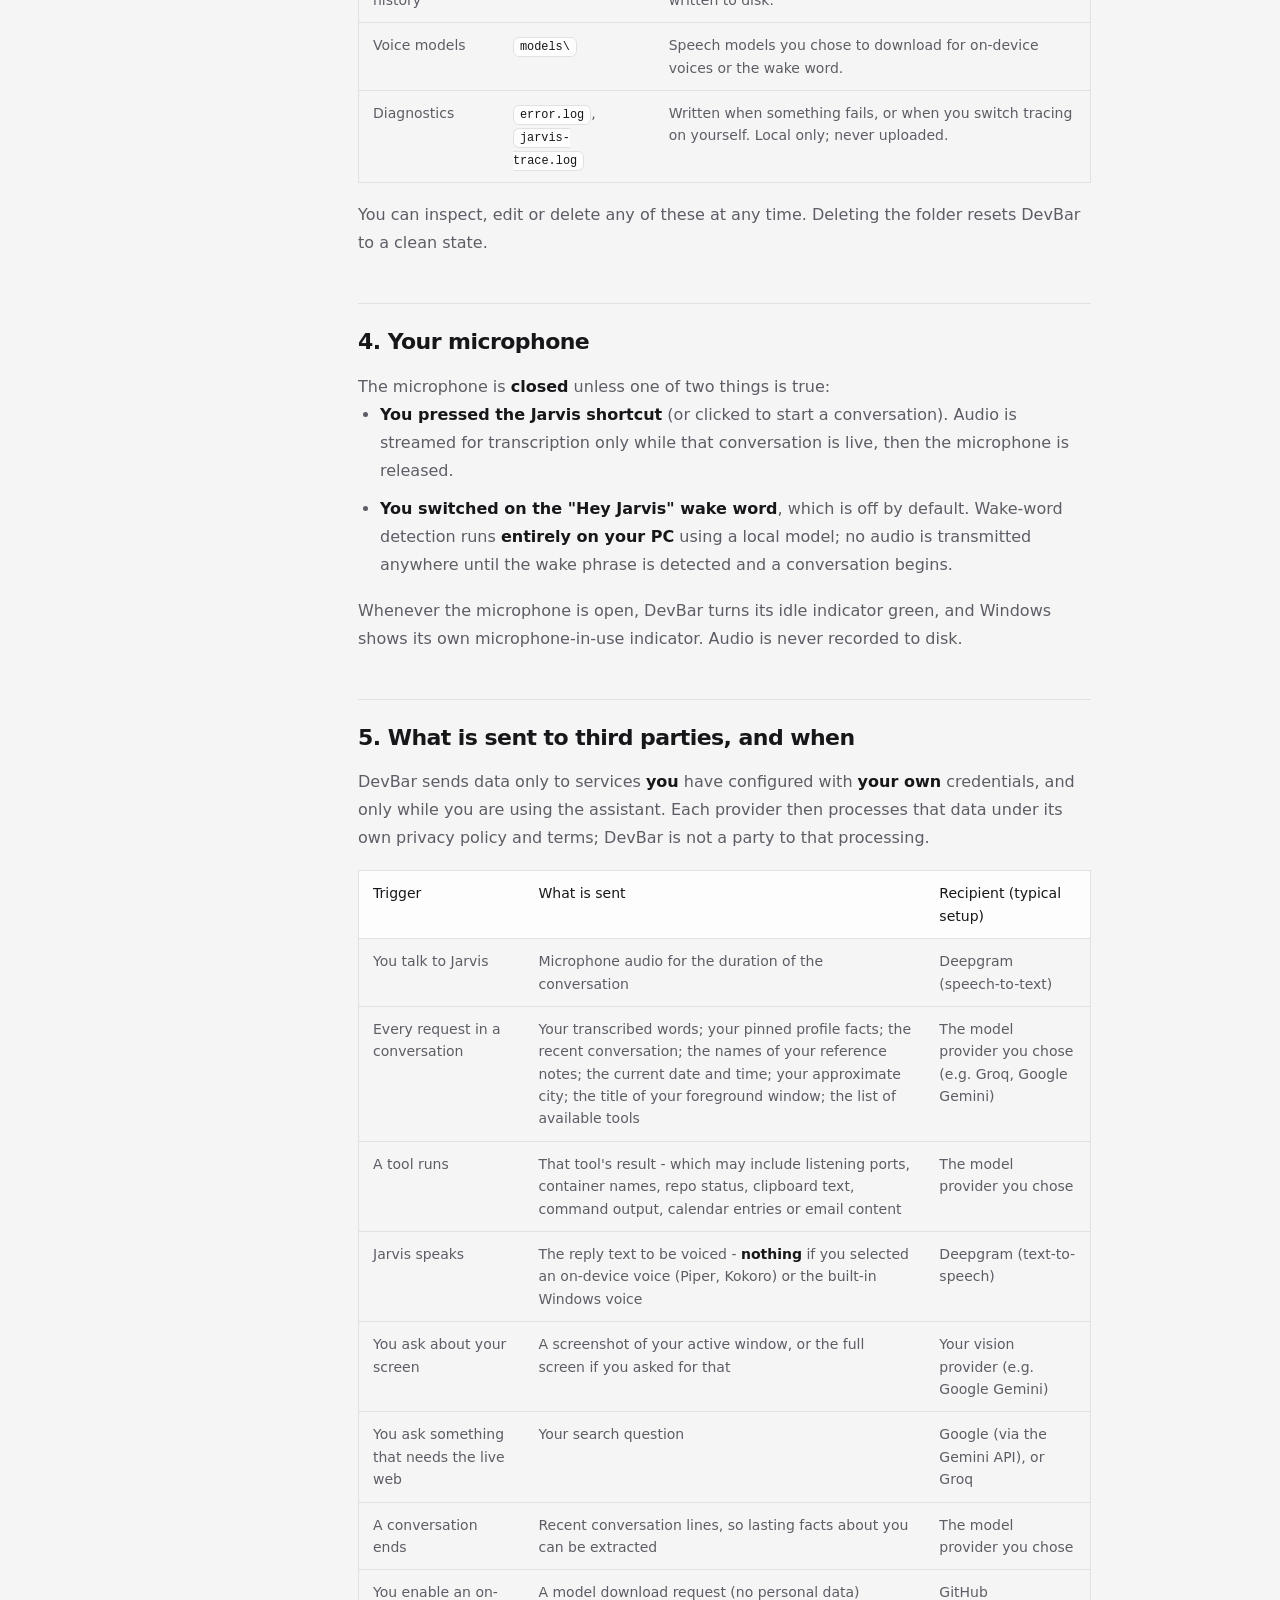
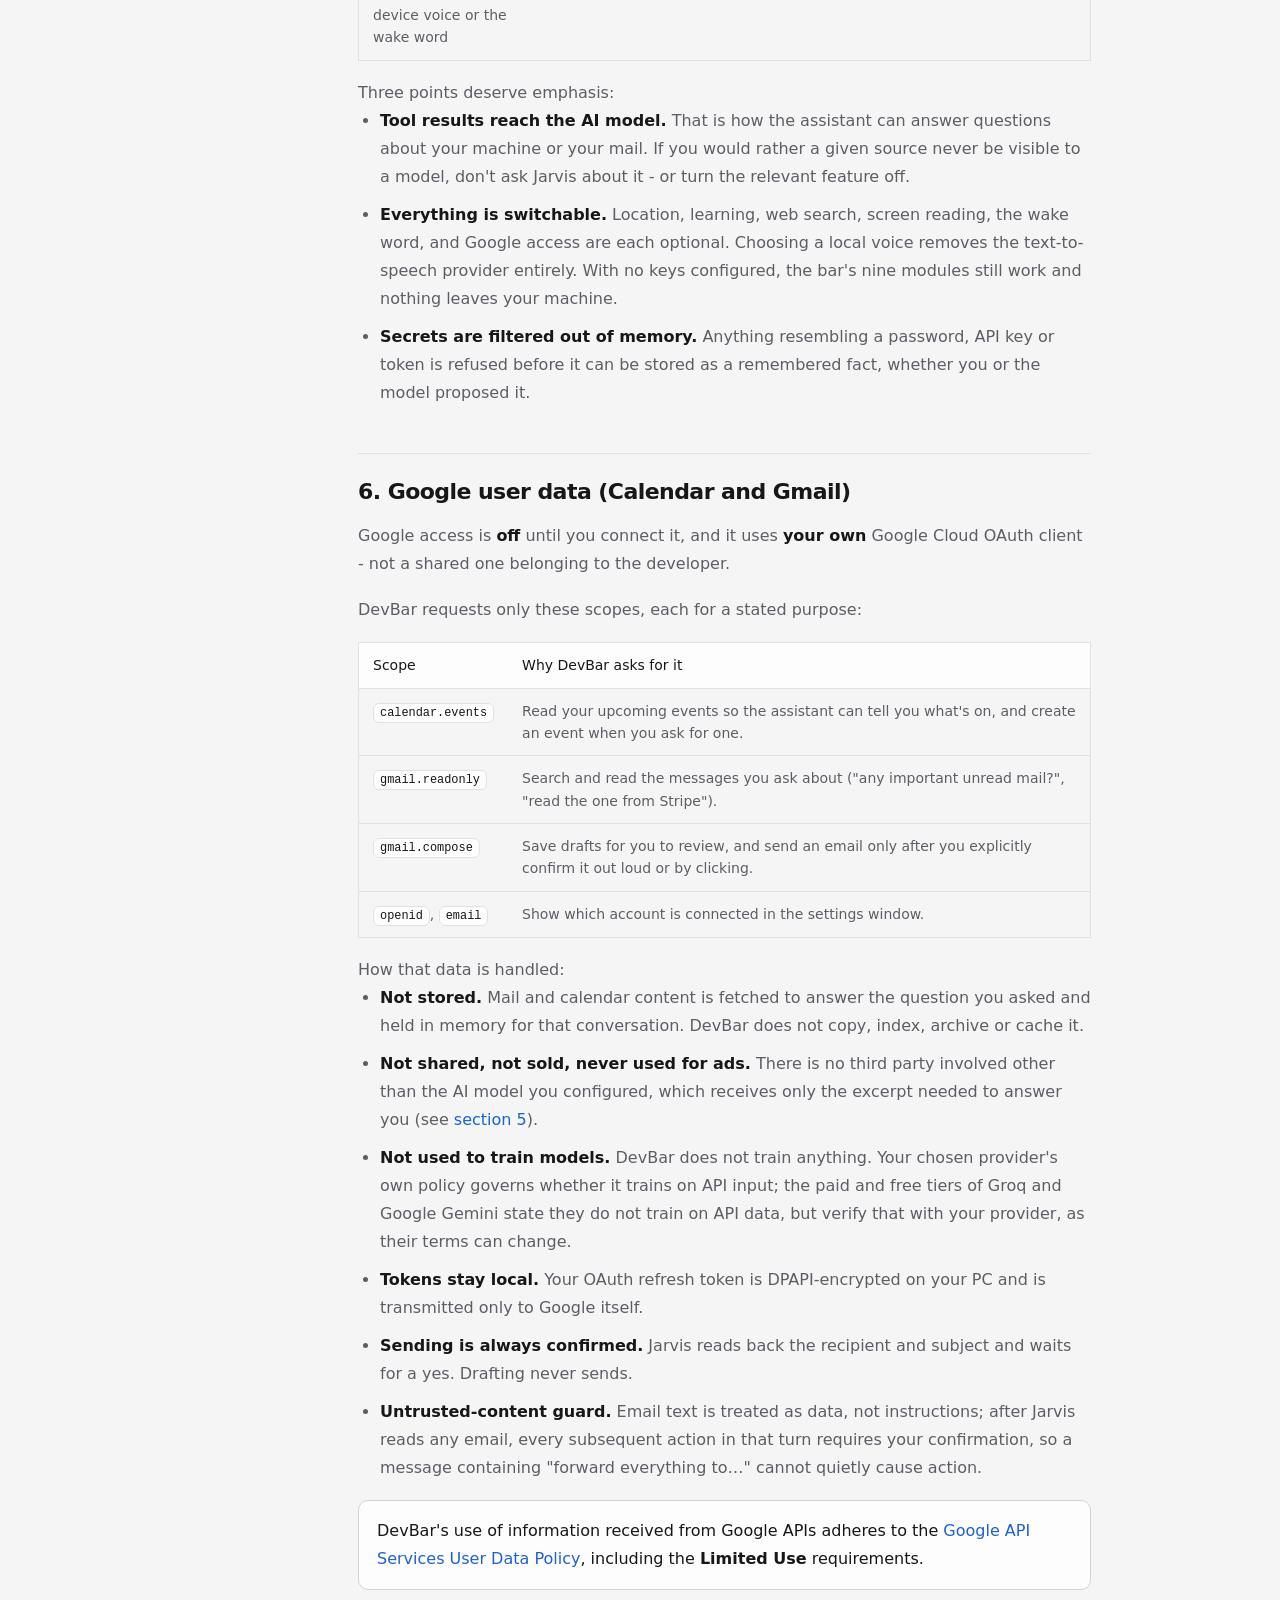
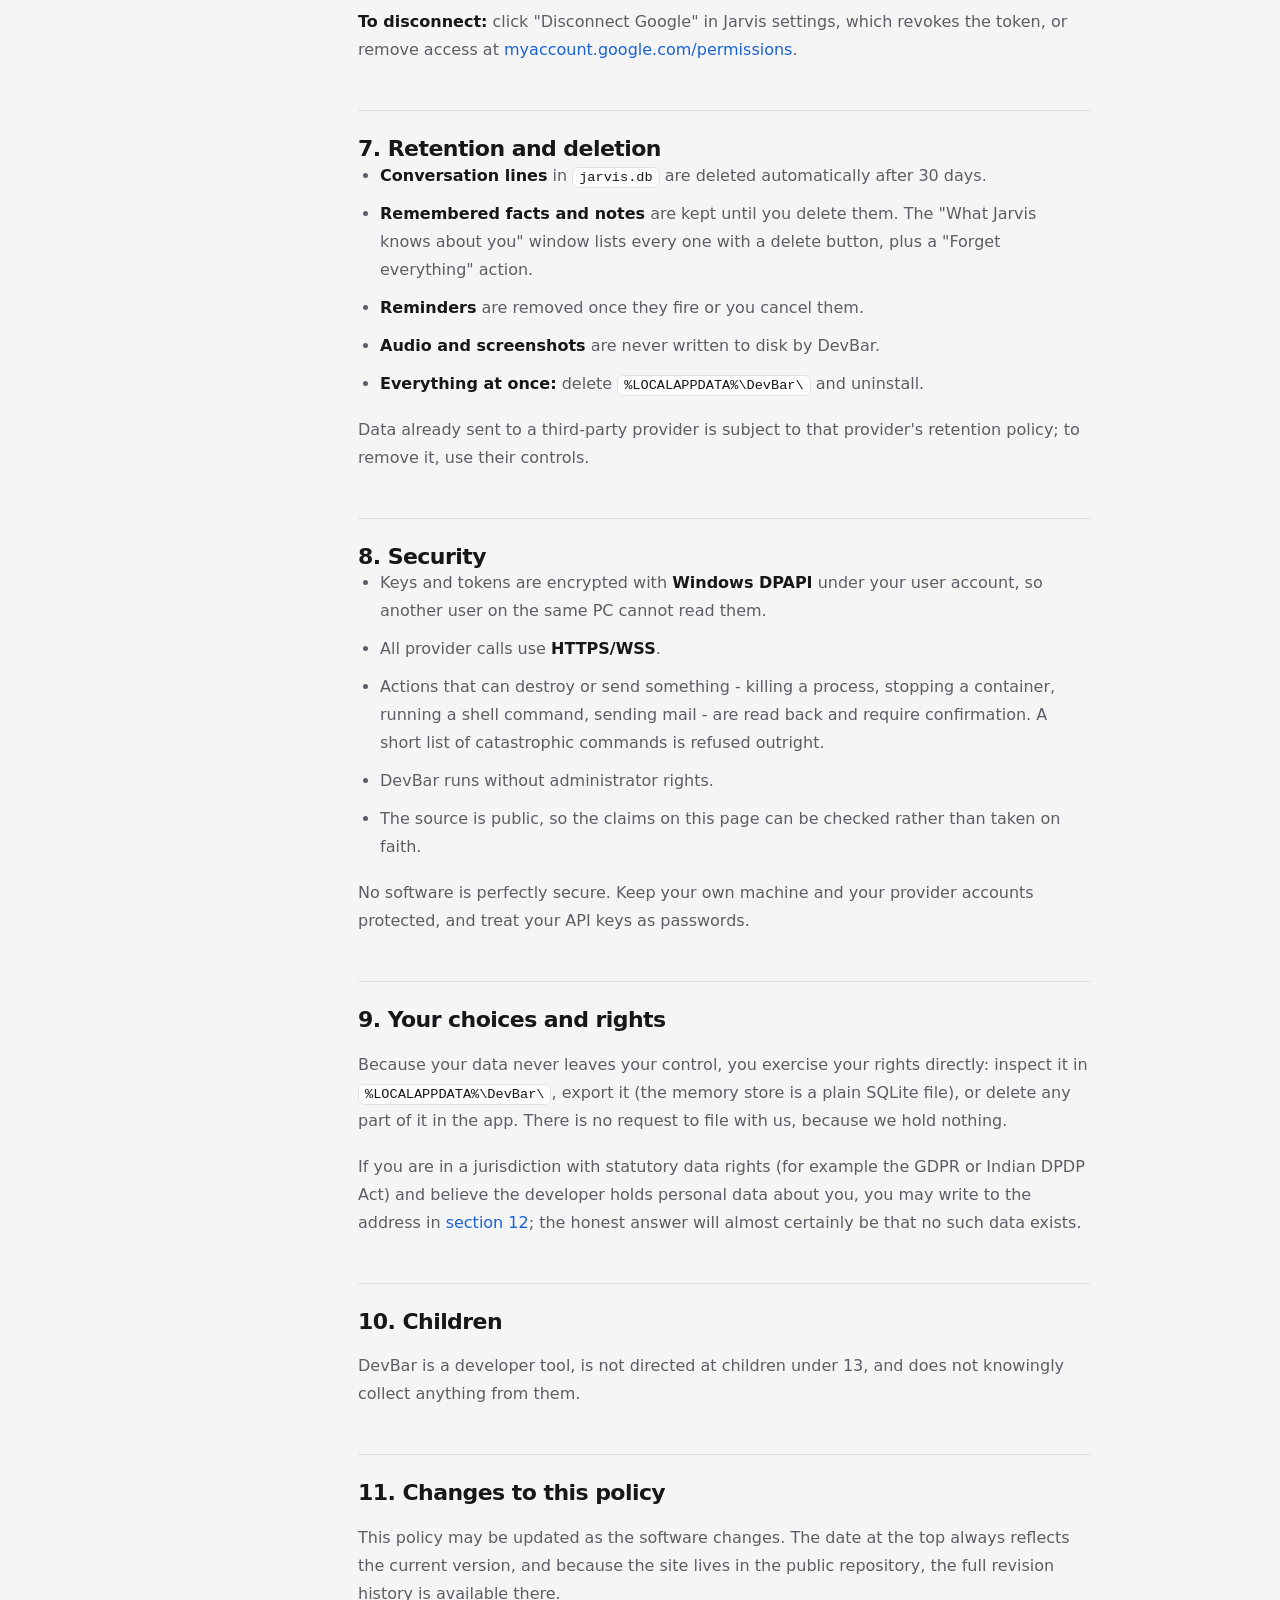
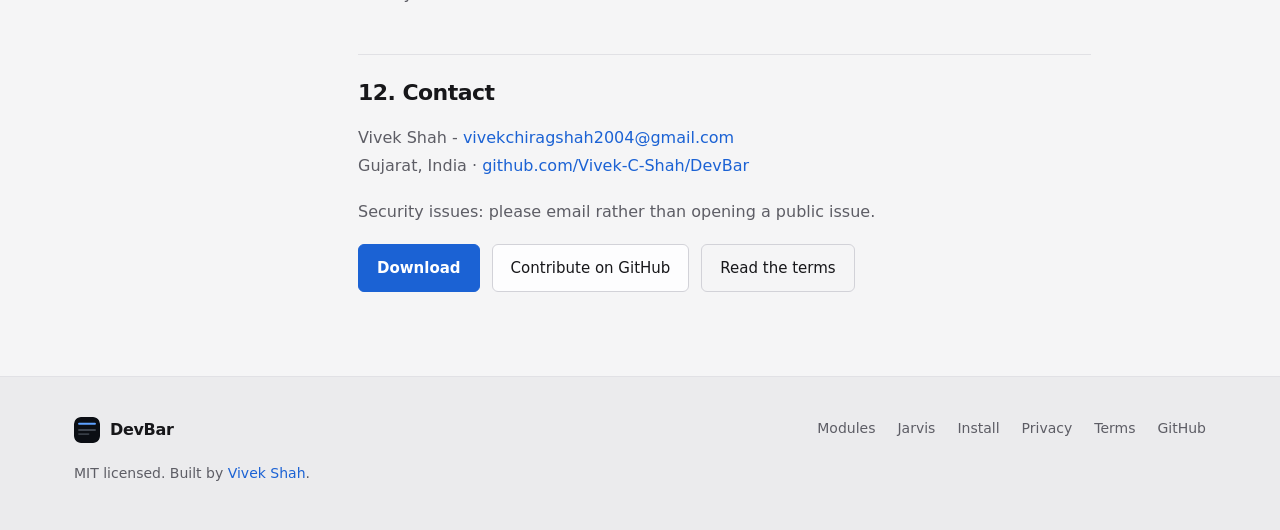
<file: website/privacy.html>
<!DOCTYPE html>
<html lang="en">
<head>
<meta charset="utf-8">
<meta name="viewport" content="width=device-width, initial-scale=1">
<title>Privacy Policy - DevBar</title>
<meta name="description" content="DevBar's privacy policy: no servers, no telemetry, no accounts. Exactly what stays on your PC, what is sent to the AI providers you configure, and how Google Calendar and Gmail data is handled.">
<meta name="theme-color" content="#111113">
<link rel="canonical" href="https://devbar-neon.vercel.app/privacy">
<meta property="og:title" content="DevBar - Privacy Policy">
<meta property="og:description" content="No servers, no telemetry, no accounts. Here is exactly what leaves your computer, and when.">
<meta property="og:type" content="article">
<link rel="icon" type="image/svg+xml" href="assets/img/logo.svg">
<link rel="icon" type="image/png" sizes="128x128" href="assets/img/logo-128.png">
<link rel="stylesheet" href="assets/css/site.css?v=9">
<script>
/* Runs before first paint, so there is no flash of the wrong theme. A stored choice
   wins; without one the page follows the OS. Dark when neither says anything, because
   the product is dark and so is every screenshot here. */
(function () {
  var r = document.documentElement;
  r.classList.add('js');
  var saved = null;
  try { saved = localStorage.getItem('devbar-theme'); } catch (e) {}
  var light = saved
    ? saved === 'light'
    : window.matchMedia('(prefers-color-scheme: light)').matches;
  if (light) r.dataset.theme = 'light';
})();
</script>
</head>
<body>

<a class="skip" href="#main">Skip to content</a>
<span class="nav-sentinel" aria-hidden="true"></span>

<header class="nav">
  <div class="wrap">
    <a class="brand" href="/"><img src="assets/img/logo.svg" alt="" width="26" height="26"> DevBar</a>
    <nav class="nav-links" aria-label="Primary">
      <a href="/#modules" class="nav-hide">Modules</a>
      <a href="/#jarvis" class="nav-hide">Jarvis</a>
      <a href="/terms" class="nav-hide">Terms</a>
      <button class="theme-toggle" type="button" data-theme-toggle aria-label="Switch to the light theme">
        <svg class="tt" viewBox="0 0 24 24" aria-hidden="true" focusable="false">
          <mask id="tt-crescent" maskUnits="userSpaceOnUse" x="0" y="0" width="24" height="24">
            <rect x="0" y="0" width="24" height="24" fill="#fff"></rect>
            <circle class="tt-bite" cx="16" cy="8" r="8" fill="#000"></circle>
          </mask>
          <circle class="tt-disc" cx="12" cy="12" r="9" mask="url(#tt-crescent)"></circle>
          <g class="tt-rays" stroke="currentColor" stroke-width="1.8" stroke-linecap="round">
            <line x1="12" y1="4.8" x2="12" y2="2.2"></line>
            <line x1="17.09" y1="6.91" x2="18.93" y2="5.07"></line>
            <line x1="19.2" y1="12" x2="21.8" y2="12"></line>
            <line x1="17.09" y1="17.09" x2="18.93" y2="18.93"></line>
            <line x1="12" y1="19.2" x2="12" y2="21.8"></line>
            <line x1="6.91" y1="17.09" x2="5.07" y2="18.93"></line>
            <line x1="4.8" y1="12" x2="2.2" y2="12"></line>
            <line x1="6.91" y1="6.91" x2="5.07" y2="5.07"></line>
          </g>
        </svg>
      </button>
      <a class="btn btn--sm btn--ghost" href="https://github.com/Vivek-C-Shah/DevBar">
        <span class="i i-github" aria-hidden="true"></span> GitHub
      </a>
      <a class="btn btn--sm btn--primary" href="/#install">Download</a>
    </nav>
  </div>
</header>

<main class="legal" id="main">
  <div class="wrap legal-grid">
    <nav class="toc" aria-label="On this page">
      <p class="overline">On this page</p>
      <a href="#summary">Summary</a>
      <a href="#no-service">No DevBar service</a>
      <a href="#stored">What's stored locally</a>
      <a href="#microphone">Your microphone</a>
      <a href="#third-parties">What is sent, and when</a>
      <a href="#google">Google user data</a>
      <a href="#retention">Retention and deletion</a>
      <a href="#security">Security</a>
      <a href="#rights">Your choices</a>
      <a href="#children">Children</a>
      <a href="#changes">Changes</a>
      <a href="#contact">Contact</a>
    </nav>

    <article class="prose">
      <p class="overline">Legal</p>
      <h1 style="margin-top:12px">Privacy Policy</h1>
      <p class="updated">Last updated: 20 September 2026 · Applies to: DevBar for Windows (all versions)</p>

      <div class="callout">
        <p><strong>The short version.</strong> DevBar has no servers, no accounts and no analytics. The developer never receives your data and cannot see that you use the app. Everything stays on your PC, except what you deliberately send to the AI services you configure with your own API keys - listed precisely in <a href="#third-parties">section 5</a>.</p>
      </div>

      <h2 id="summary">1. Who this covers</h2>
      <p>DevBar is free, open-source desktop software for Windows, published by <strong>Vivek Shah</strong> ("the developer", "we") and distributed from <a href="https://github.com/Vivek-C-Shah/DevBar">github.com/Vivek-C-Shah/DevBar</a>. Its optional <strong>Jarvis</strong> module adds a voice assistant that can read and act on things on your computer.</p>
      <p>This policy describes how the software handles your information when you run it. Because the software runs locally and the developer operates no service, there is no "our database" in which your data could sit.</p>

      <h2 id="no-service">2. There is no DevBar service</h2>
      <ul>
        <li>No user accounts, sign-up, or profile.</li>
        <li>No telemetry, analytics, crash reporting, fingerprinting or usage counters.</li>
        <li>No advertising, no ad identifiers, and nothing is ever sold or shared for marketing.</li>
        <li>No DevBar backend. The app does not phone home - not for licence checks, not for update pings.</li>
      </ul>
      <p>The only network requests DevBar makes are the ones described in <a href="#third-parties">section 5</a>: direct calls from your machine to the third-party AI or Google services you have configured, plus a one-time download from GitHub if you choose an on-device voice or wake-word model.</p>

      <h2 id="stored">3. What DevBar stores, and where</h2>
      <p>Everything the app keeps lives in <code>%LOCALAPPDATA%\DevBar\</code> on your own computer:</p>
      <table>
        <thead><tr><th>Data</th><th>File</th><th>Details</th></tr></thead>
        <tbody>
          <tr><td>Settings</td><td><code>config.json</code></td><td>Shortcut, chosen voice, model order, toggles, watched repo paths. Plain text, no secrets.</td></tr>
          <tr><td>API keys and OAuth tokens</td><td><code>secrets.dat</code></td><td>Your AI provider keys, your Google OAuth client ID/secret and refresh token. Encrypted with Windows DPAPI, tied to your Windows user account on that machine.</td></tr>
          <tr><td>Long-term memory</td><td><code>jarvis.db</code></td><td>Facts about you that you asked Jarvis to remember or that it inferred, reference notes you imported, reminders, and recent conversation lines used to extract those facts.</td></tr>
          <tr><td>Clipboard history</td><td>in memory only</td><td>The last 25 copies, kept in RAM while the app runs. Not written to disk.</td></tr>
          <tr><td>Voice models</td><td><code>models\</code></td><td>Speech models you chose to download for on-device voices or the wake word.</td></tr>
          <tr><td>Diagnostics</td><td><code>error.log</code>, <code>jarvis-trace.log</code></td><td>Written when something fails, or when you switch tracing on yourself. Local only; never uploaded.</td></tr>
        </tbody>
      </table>
      <p>You can inspect, edit or delete any of these at any time. Deleting the folder resets DevBar to a clean state.</p>

      <h2 id="microphone">4. Your microphone</h2>
      <p>The microphone is <strong>closed</strong> unless one of two things is true:</p>
      <ul>
        <li><strong>You pressed the Jarvis shortcut</strong> (or clicked to start a conversation). Audio is streamed for transcription only while that conversation is live, then the microphone is released.</li>
        <li><strong>You switched on the "Hey Jarvis" wake word</strong>, which is off by default. Wake-word detection runs <strong>entirely on your PC</strong> using a local model; no audio is transmitted anywhere until the wake phrase is detected and a conversation begins.</li>
      </ul>
      <p>Whenever the microphone is open, DevBar turns its idle indicator green, and Windows shows its own microphone-in-use indicator. Audio is never recorded to disk.</p>

      <h2 id="third-parties">5. What is sent to third parties, and when</h2>
      <p>DevBar sends data only to services <strong>you</strong> have configured with <strong>your own</strong> credentials, and only while you are using the assistant. Each provider then processes that data under its own privacy policy and terms; DevBar is not a party to that processing.</p>
      <table>
        <thead><tr><th>Trigger</th><th>What is sent</th><th>Recipient (typical setup)</th></tr></thead>
        <tbody>
          <tr><td>You talk to Jarvis</td><td>Microphone audio for the duration of the conversation</td><td>Deepgram (speech-to-text)</td></tr>
          <tr><td>Every request in a conversation</td><td>Your transcribed words; your pinned profile facts; the recent conversation; the names of your reference notes; the current date and time; your approximate city; the title of your foreground window; the list of available tools</td><td>The model provider you chose (e.g. Groq, Google Gemini)</td></tr>
          <tr><td>A tool runs</td><td>That tool's result - which may include listening ports, container names, repo status, clipboard text, command output, calendar entries or email content</td><td>The model provider you chose</td></tr>
          <tr><td>Jarvis speaks</td><td>The reply text to be voiced - <strong>nothing</strong> if you selected an on-device voice (Piper, Kokoro) or the built-in Windows voice</td><td>Deepgram (text-to-speech)</td></tr>
          <tr><td>You ask about your screen</td><td>A screenshot of your active window, or the full screen if you asked for that</td><td>Your vision provider (e.g. Google Gemini)</td></tr>
          <tr><td>You ask something that needs the live web</td><td>Your search question</td><td>Google (via the Gemini API), or Groq</td></tr>
          <tr><td>A conversation ends</td><td>Recent conversation lines, so lasting facts about you can be extracted</td><td>The model provider you chose</td></tr>
          <tr><td>You enable an on-device voice or the wake word</td><td>A model download request (no personal data)</td><td>GitHub</td></tr>
        </tbody>
      </table>
      <p>Three points deserve emphasis:</p>
      <ul>
        <li><strong>Tool results reach the AI model.</strong> That is how the assistant can answer questions about your machine or your mail. If you would rather a given source never be visible to a model, don't ask Jarvis about it - or turn the relevant feature off.</li>
        <li><strong>Everything is switchable.</strong> Location, learning, web search, screen reading, the wake word, and Google access are each optional. Choosing a local voice removes the text-to-speech provider entirely. With no keys configured, the bar's nine modules still work and nothing leaves your machine.</li>
        <li><strong>Secrets are filtered out of memory.</strong> Anything resembling a password, API key or token is refused before it can be stored as a remembered fact, whether you or the model proposed it.</li>
      </ul>

      <h2 id="google">6. Google user data (Calendar and Gmail)</h2>
      <p>Google access is <strong>off</strong> until you connect it, and it uses <strong>your own</strong> Google Cloud OAuth client - not a shared one belonging to the developer.</p>
      <p>DevBar requests only these scopes, each for a stated purpose:</p>
      <table>
        <thead><tr><th>Scope</th><th>Why DevBar asks for it</th></tr></thead>
        <tbody>
          <tr><td><code>calendar.events</code></td><td>Read your upcoming events so the assistant can tell you what's on, and create an event when you ask for one.</td></tr>
          <tr><td><code>gmail.readonly</code></td><td>Search and read the messages you ask about ("any important unread mail?", "read the one from Stripe").</td></tr>
          <tr><td><code>gmail.compose</code></td><td>Save drafts for you to review, and send an email only after you explicitly confirm it out loud or by clicking.</td></tr>
          <tr><td><code>openid</code>, <code>email</code></td><td>Show which account is connected in the settings window.</td></tr>
        </tbody>
      </table>
      <p>How that data is handled:</p>
      <ul>
        <li><strong>Not stored.</strong> Mail and calendar content is fetched to answer the question you asked and held in memory for that conversation. DevBar does not copy, index, archive or cache it.</li>
        <li><strong>Not shared, not sold, never used for ads.</strong> There is no third party involved other than the AI model you configured, which receives only the excerpt needed to answer you (see <a href="#third-parties">section 5</a>).</li>
        <li><strong>Not used to train models.</strong> DevBar does not train anything. Your chosen provider's own policy governs whether it trains on API input; the paid and free tiers of Groq and Google Gemini state they do not train on API data, but verify that with your provider, as their terms can change.</li>
        <li><strong>Tokens stay local.</strong> Your OAuth refresh token is DPAPI-encrypted on your PC and is transmitted only to Google itself.</li>
        <li><strong>Sending is always confirmed.</strong> Jarvis reads back the recipient and subject and waits for a yes. Drafting never sends.</li>
        <li><strong>Untrusted-content guard.</strong> Email text is treated as data, not instructions; after Jarvis reads any email, every subsequent action in that turn requires your confirmation, so a message containing "forward everything to…" cannot quietly cause action.</li>
      </ul>
      <div class="callout">
        <p>DevBar's use of information received from Google APIs adheres to the <a href="https://developers.google.com/terms/api-services-user-data-policy">Google API Services User Data Policy</a>, including the <strong>Limited Use</strong> requirements.</p>
      </div>
      <p><strong>To disconnect:</strong> click "Disconnect Google" in Jarvis settings, which revokes the token, or remove access at <a href="https://myaccount.google.com/permissions">myaccount.google.com/permissions</a>.</p>

      <h2 id="retention">7. Retention and deletion</h2>
      <ul>
        <li><strong>Conversation lines</strong> in <code>jarvis.db</code> are deleted automatically after 30 days.</li>
        <li><strong>Remembered facts and notes</strong> are kept until you delete them. The "What Jarvis knows about you" window lists every one with a delete button, plus a "Forget everything" action.</li>
        <li><strong>Reminders</strong> are removed once they fire or you cancel them.</li>
        <li><strong>Audio and screenshots</strong> are never written to disk by DevBar.</li>
        <li><strong>Everything at once:</strong> delete <code>%LOCALAPPDATA%\DevBar\</code> and uninstall.</li>
      </ul>
      <p>Data already sent to a third-party provider is subject to that provider's retention policy; to remove it, use their controls.</p>

      <h2 id="security">8. Security</h2>
      <ul>
        <li>Keys and tokens are encrypted with <strong>Windows DPAPI</strong> under your user account, so another user on the same PC cannot read them.</li>
        <li>All provider calls use <strong>HTTPS/WSS</strong>.</li>
        <li>Actions that can destroy or send something - killing a process, stopping a container, running a shell command, sending mail - are read back and require confirmation. A short list of catastrophic commands is refused outright.</li>
        <li>DevBar runs without administrator rights.</li>
        <li>The source is public, so the claims on this page can be checked rather than taken on faith.</li>
      </ul>
      <p>No software is perfectly secure. Keep your own machine and your provider accounts protected, and treat your API keys as passwords.</p>

      <h2 id="rights">9. Your choices and rights</h2>
      <p>Because your data never leaves your control, you exercise your rights directly: inspect it in <code>%LOCALAPPDATA%\DevBar\</code>, export it (the memory store is a plain SQLite file), or delete any part of it in the app. There is no request to file with us, because we hold nothing.</p>
      <p>If you are in a jurisdiction with statutory data rights (for example the GDPR or Indian DPDP Act) and believe the developer holds personal data about you, you may write to the address in <a href="#contact">section 12</a>; the honest answer will almost certainly be that no such data exists.</p>

      <h2 id="children">10. Children</h2>
      <p>DevBar is a developer tool, is not directed at children under 13, and does not knowingly collect anything from them.</p>

      <h2 id="changes">11. Changes to this policy</h2>
      <p>This policy may be updated as the software changes. The date at the top always reflects the current version, and because the site lives in the public repository, the full revision history is available there.</p>

      <h2 id="contact">12. Contact</h2>
      <p>Vivek Shah - <a href="mailto:vivekchiragshah2004@gmail.com">vivekchiragshah2004@gmail.com</a><br>
      Gujarat, India · <a href="https://github.com/Vivek-C-Shah/DevBar">github.com/Vivek-C-Shah/DevBar</a></p>
      <p>Security issues: please email rather than opening a public issue.</p>

      <div class="btn-row">
        <a class="btn btn--primary" href="/#install">Download</a>
        <a class="btn" href="https://github.com/Vivek-C-Shah/DevBar/issues">Contribute on GitHub</a>
        <a class="btn btn--ghost" href="/terms">Read the terms</a>
      </div>
    </article>
  </div>
</main>

<footer class="footer">
  <div class="wrap">
    <div>
      <a class="brand" href="/"><img src="assets/img/logo.svg" alt="" width="26" height="26"> DevBar</a>
      <p class="note" style="margin-top:12px">MIT licensed. Built by <a href="https://github.com/Vivek-C-Shah">Vivek Shah</a>.</p>
    </div>
    <nav class="footer-links" aria-label="Footer">
      <a href="/#modules">Modules</a>
      <a href="/#jarvis">Jarvis</a>
      <a href="/#install">Install</a>
      <a href="/privacy" class="nav-hide">Privacy</a>
      <a href="/terms" class="nav-hide">Terms</a>
      <a href="https://github.com/Vivek-C-Shah/DevBar">GitHub</a>
    </nav>
  </div>
</footer>

<script src="assets/js/site.js?v=9" defer></script>
</body>
</html>
</file>
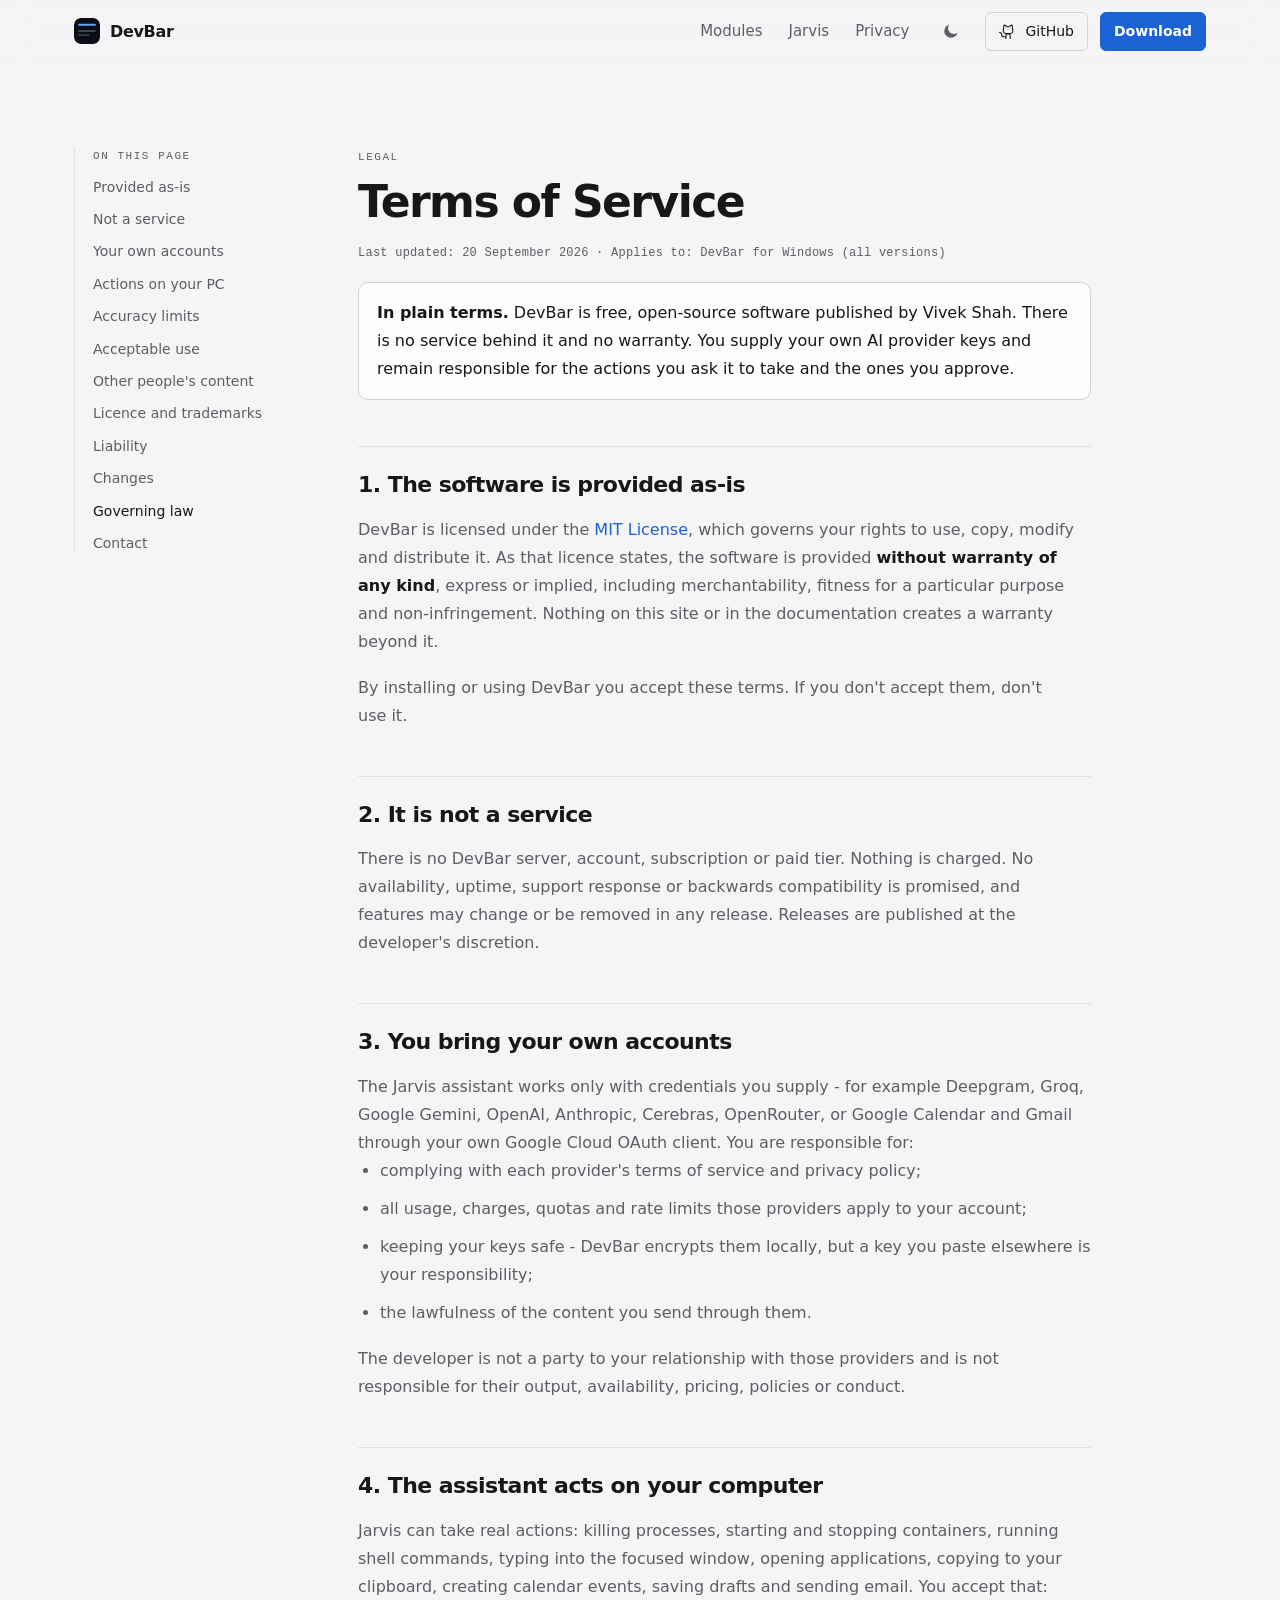
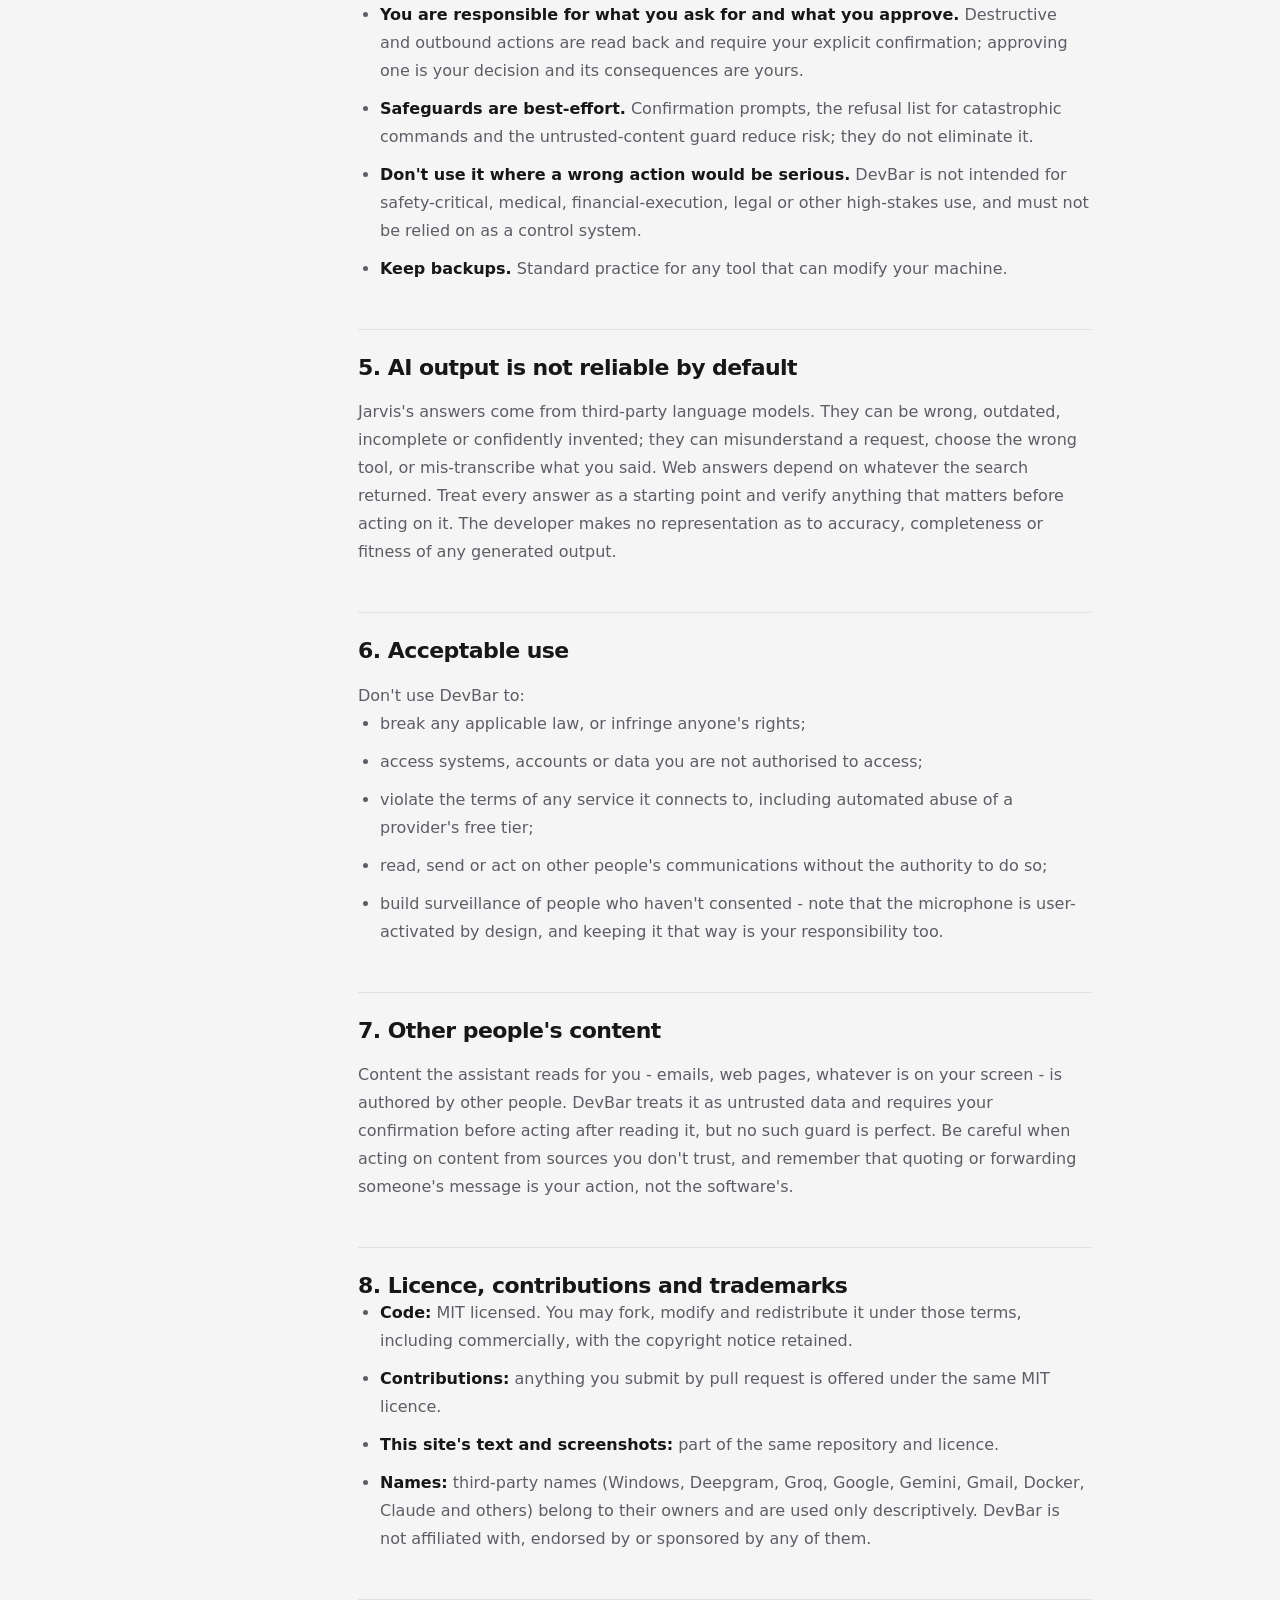
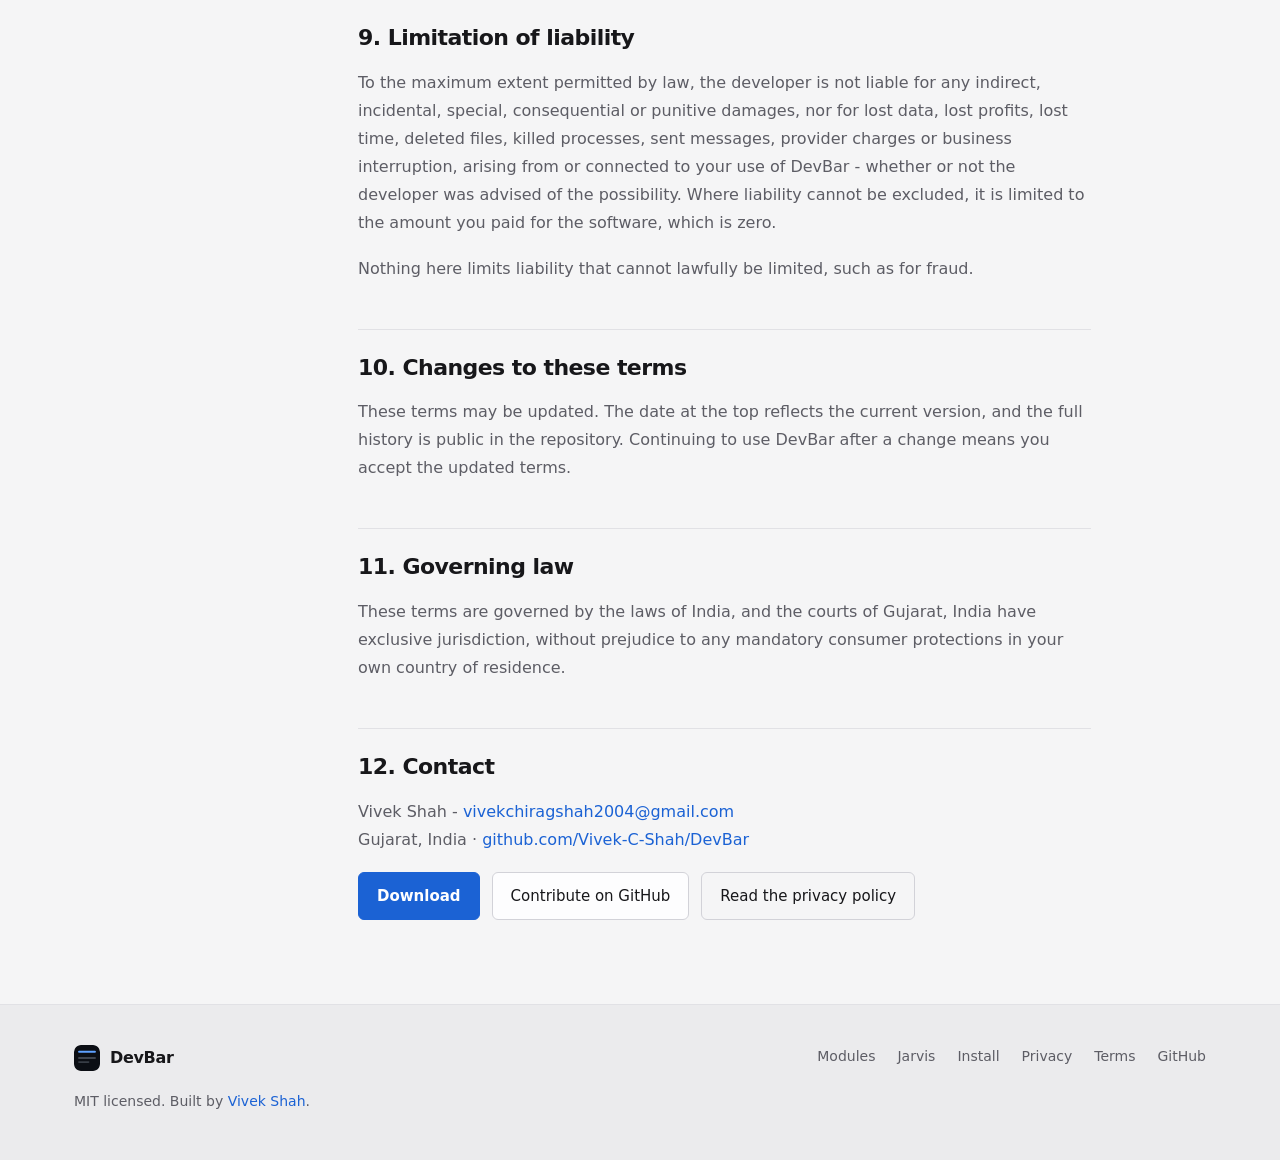
<file: website/terms.html>
<!DOCTYPE html>
<html lang="en">
<head>
<meta charset="utf-8">
<meta name="viewport" content="width=device-width, initial-scale=1">
<title>Terms of Service - DevBar</title>
<meta name="description" content="DevBar's terms of service: MIT licensed software provided as-is, you bring your own API keys, and you stay responsible for the actions you approve.">
<meta name="theme-color" content="#111113">
<link rel="canonical" href="https://devbar-neon.vercel.app/terms">
<meta property="og:title" content="DevBar - Terms of Service">
<meta property="og:description" content="MIT licensed, provided as-is, no service, bring your own keys.">
<meta property="og:type" content="article">
<link rel="icon" type="image/svg+xml" href="assets/img/logo.svg">
<link rel="icon" type="image/png" sizes="128x128" href="assets/img/logo-128.png">
<link rel="stylesheet" href="assets/css/site.css?v=9">
<script>
/* Runs before first paint, so there is no flash of the wrong theme. A stored choice
   wins; without one the page follows the OS. Dark when neither says anything, because
   the product is dark and so is every screenshot here. */
(function () {
  var r = document.documentElement;
  r.classList.add('js');
  var saved = null;
  try { saved = localStorage.getItem('devbar-theme'); } catch (e) {}
  var light = saved
    ? saved === 'light'
    : window.matchMedia('(prefers-color-scheme: light)').matches;
  if (light) r.dataset.theme = 'light';
})();
</script>
</head>
<body>

<a class="skip" href="#main">Skip to content</a>
<span class="nav-sentinel" aria-hidden="true"></span>

<header class="nav">
  <div class="wrap">
    <a class="brand" href="/"><img src="assets/img/logo.svg" alt="" width="26" height="26"> DevBar</a>
    <nav class="nav-links" aria-label="Primary">
      <a href="/#modules" class="nav-hide">Modules</a>
      <a href="/#jarvis" class="nav-hide">Jarvis</a>
      <a href="/privacy" class="nav-hide">Privacy</a>
      <button class="theme-toggle" type="button" data-theme-toggle aria-label="Switch to the light theme">
        <svg class="tt" viewBox="0 0 24 24" aria-hidden="true" focusable="false">
          <mask id="tt-crescent" maskUnits="userSpaceOnUse" x="0" y="0" width="24" height="24">
            <rect x="0" y="0" width="24" height="24" fill="#fff"></rect>
            <circle class="tt-bite" cx="16" cy="8" r="8" fill="#000"></circle>
          </mask>
          <circle class="tt-disc" cx="12" cy="12" r="9" mask="url(#tt-crescent)"></circle>
          <g class="tt-rays" stroke="currentColor" stroke-width="1.8" stroke-linecap="round">
            <line x1="12" y1="4.8" x2="12" y2="2.2"></line>
            <line x1="17.09" y1="6.91" x2="18.93" y2="5.07"></line>
            <line x1="19.2" y1="12" x2="21.8" y2="12"></line>
            <line x1="17.09" y1="17.09" x2="18.93" y2="18.93"></line>
            <line x1="12" y1="19.2" x2="12" y2="21.8"></line>
            <line x1="6.91" y1="17.09" x2="5.07" y2="18.93"></line>
            <line x1="4.8" y1="12" x2="2.2" y2="12"></line>
            <line x1="6.91" y1="6.91" x2="5.07" y2="5.07"></line>
          </g>
        </svg>
      </button>
      <a class="btn btn--sm btn--ghost" href="https://github.com/Vivek-C-Shah/DevBar">
        <span class="i i-github" aria-hidden="true"></span> GitHub
      </a>
      <a class="btn btn--sm btn--primary" href="/#install">Download</a>
    </nav>
  </div>
</header>

<main class="legal" id="main">
  <div class="wrap legal-grid">
    <nav class="toc" aria-label="On this page">
      <p class="overline">On this page</p>
      <a href="#as-is">Provided as-is</a>
      <a href="#not-service">Not a service</a>
      <a href="#keys">Your own accounts</a>
      <a href="#actions">Actions on your PC</a>
      <a href="#accuracy">Accuracy limits</a>
      <a href="#acceptable">Acceptable use</a>
      <a href="#others">Other people's content</a>
      <a href="#ip">Licence and trademarks</a>
      <a href="#liability">Liability</a>
      <a href="#changes">Changes</a>
      <a href="#law">Governing law</a>
      <a href="#contact">Contact</a>
    </nav>

    <article class="prose">
      <p class="overline">Legal</p>
      <h1 style="margin-top:12px">Terms of Service</h1>
      <p class="updated">Last updated: 20 September 2026 · Applies to: DevBar for Windows (all versions)</p>

      <div class="callout">
        <p><strong>In plain terms.</strong> DevBar is free, open-source software published by Vivek Shah. There is no service behind it and no warranty. You supply your own AI provider keys and remain responsible for the actions you ask it to take and the ones you approve.</p>
      </div>

      <h2 id="as-is">1. The software is provided as-is</h2>
      <p>DevBar is licensed under the <a href="https://github.com/Vivek-C-Shah/DevBar/blob/master/LICENSE">MIT License</a>, which governs your rights to use, copy, modify and distribute it. As that licence states, the software is provided <strong>without warranty of any kind</strong>, express or implied, including merchantability, fitness for a particular purpose and non-infringement. Nothing on this site or in the documentation creates a warranty beyond it.</p>
      <p>By installing or using DevBar you accept these terms. If you don't accept them, don't use it.</p>

      <h2 id="not-service">2. It is not a service</h2>
      <p>There is no DevBar server, account, subscription or paid tier. Nothing is charged. No availability, uptime, support response or backwards compatibility is promised, and features may change or be removed in any release. Releases are published at the developer's discretion.</p>

      <h2 id="keys">3. You bring your own accounts</h2>
      <p>The Jarvis assistant works only with credentials you supply - for example Deepgram, Groq, Google Gemini, OpenAI, Anthropic, Cerebras, OpenRouter, or Google Calendar and Gmail through your own Google Cloud OAuth client. You are responsible for:</p>
      <ul>
        <li>complying with each provider's terms of service and privacy policy;</li>
        <li>all usage, charges, quotas and rate limits those providers apply to your account;</li>
        <li>keeping your keys safe - DevBar encrypts them locally, but a key you paste elsewhere is your responsibility;</li>
        <li>the lawfulness of the content you send through them.</li>
      </ul>
      <p>The developer is not a party to your relationship with those providers and is not responsible for their output, availability, pricing, policies or conduct.</p>

      <h2 id="actions">4. The assistant acts on your computer</h2>
      <p>Jarvis can take real actions: killing processes, starting and stopping containers, running shell commands, typing into the focused window, opening applications, copying to your clipboard, creating calendar events, saving drafts and sending email. You accept that:</p>
      <ul>
        <li><strong>You are responsible for what you ask for and what you approve.</strong> Destructive and outbound actions are read back and require your explicit confirmation; approving one is your decision and its consequences are yours.</li>
        <li><strong>Safeguards are best-effort.</strong> Confirmation prompts, the refusal list for catastrophic commands and the untrusted-content guard reduce risk; they do not eliminate it.</li>
        <li><strong>Don't use it where a wrong action would be serious.</strong> DevBar is not intended for safety-critical, medical, financial-execution, legal or other high-stakes use, and must not be relied on as a control system.</li>
        <li><strong>Keep backups.</strong> Standard practice for any tool that can modify your machine.</li>
      </ul>

      <h2 id="accuracy">5. AI output is not reliable by default</h2>
      <p>Jarvis's answers come from third-party language models. They can be wrong, outdated, incomplete or confidently invented; they can misunderstand a request, choose the wrong tool, or mis-transcribe what you said. Web answers depend on whatever the search returned. Treat every answer as a starting point and verify anything that matters before acting on it. The developer makes no representation as to accuracy, completeness or fitness of any generated output.</p>

      <h2 id="acceptable">6. Acceptable use</h2>
      <p>Don't use DevBar to:</p>
      <ul>
        <li>break any applicable law, or infringe anyone's rights;</li>
        <li>access systems, accounts or data you are not authorised to access;</li>
        <li>violate the terms of any service it connects to, including automated abuse of a provider's free tier;</li>
        <li>read, send or act on other people's communications without the authority to do so;</li>
        <li>build surveillance of people who haven't consented - note that the microphone is user-activated by design, and keeping it that way is your responsibility too.</li>
      </ul>

      <h2 id="others">7. Other people's content</h2>
      <p>Content the assistant reads for you - emails, web pages, whatever is on your screen - is authored by other people. DevBar treats it as untrusted data and requires your confirmation before acting after reading it, but no such guard is perfect. Be careful when acting on content from sources you don't trust, and remember that quoting or forwarding someone's message is your action, not the software's.</p>

      <h2 id="ip">8. Licence, contributions and trademarks</h2>
      <ul>
        <li><strong>Code:</strong> MIT licensed. You may fork, modify and redistribute it under those terms, including commercially, with the copyright notice retained.</li>
        <li><strong>Contributions:</strong> anything you submit by pull request is offered under the same MIT licence.</li>
        <li><strong>This site's text and screenshots:</strong> part of the same repository and licence.</li>
        <li><strong>Names:</strong> third-party names (Windows, Deepgram, Groq, Google, Gemini, Gmail, Docker, Claude and others) belong to their owners and are used only descriptively. DevBar is not affiliated with, endorsed by or sponsored by any of them.</li>
      </ul>

      <h2 id="liability">9. Limitation of liability</h2>
      <p>To the maximum extent permitted by law, the developer is not liable for any indirect, incidental, special, consequential or punitive damages, nor for lost data, lost profits, lost time, deleted files, killed processes, sent messages, provider charges or business interruption, arising from or connected to your use of DevBar - whether or not the developer was advised of the possibility. Where liability cannot be excluded, it is limited to the amount you paid for the software, which is zero.</p>
      <p>Nothing here limits liability that cannot lawfully be limited, such as for fraud.</p>

      <h2 id="changes">10. Changes to these terms</h2>
      <p>These terms may be updated. The date at the top reflects the current version, and the full history is public in the repository. Continuing to use DevBar after a change means you accept the updated terms.</p>

      <h2 id="law">11. Governing law</h2>
      <p>These terms are governed by the laws of India, and the courts of Gujarat, India have exclusive jurisdiction, without prejudice to any mandatory consumer protections in your own country of residence.</p>

      <h2 id="contact">12. Contact</h2>
      <p>Vivek Shah - <a href="mailto:vivekchiragshah2004@gmail.com">vivekchiragshah2004@gmail.com</a><br>
      Gujarat, India · <a href="https://github.com/Vivek-C-Shah/DevBar">github.com/Vivek-C-Shah/DevBar</a></p>

      <div class="btn-row">
        <a class="btn btn--primary" href="/#install">Download</a>
        <a class="btn" href="https://github.com/Vivek-C-Shah/DevBar/issues">Contribute on GitHub</a>
        <a class="btn btn--ghost" href="/privacy">Read the privacy policy</a>
      </div>
    </article>
  </div>
</main>

<footer class="footer">
  <div class="wrap">
    <div>
      <a class="brand" href="/"><img src="assets/img/logo.svg" alt="" width="26" height="26"> DevBar</a>
      <p class="note" style="margin-top:12px">MIT licensed. Built by <a href="https://github.com/Vivek-C-Shah">Vivek Shah</a>.</p>
    </div>
    <nav class="footer-links" aria-label="Footer">
      <a href="/#modules">Modules</a>
      <a href="/#jarvis">Jarvis</a>
      <a href="/#install">Install</a>
      <a href="/privacy" class="nav-hide">Privacy</a>
      <a href="/terms" class="nav-hide">Terms</a>
      <a href="https://github.com/Vivek-C-Shah/DevBar">GitHub</a>
    </nav>
  </div>
</footer>

<script src="assets/js/site.js?v=9" defer></script>
</body>
</html>
</file>
<file: website/assets/css/site.css>
@charset "utf-8";
/* DevBar site.
   Palette and shape come from .tastemaker/style-lock.md (the desktop app's locked tokens),
   so the page and the product read as one thing. Two themes, following the OS unless the
   reader picks one. The product itself is dark-only, so every screenshot stays on a dark
   surface in both themes: a screenshot is a photograph of the app, not page furniture.

   Shape rule: 6px on controls, 10px on surfaces, full-round only on the kbd-sized pill.
   Surfaces are neutral graphite, not the app's navy: no glow, no blobs, no gradients.
   Depth comes from 1px hairlines and two floor tones. The only colour on the page is
   the DevBar blue, plus green/amber where they carry real state.
   Z-index scale: 1 hero content, 10 sticky viewer, 50 nav. */

/* No bundled webfont. This is a site for a Windows tool, so it uses the
   typeface Windows already has: Segoe UI Variable for text, Cascadia for code,
   which is what the terminal the reader came from renders in. Two fewer
   downloads, no swap flash, and it reads as native rather than as every other
   product page. */

/* Shape, type and motion do not change with the theme. */
:root {
  --font-ui: "Segoe UI Variable Text", "Segoe UI", system-ui, -apple-system, sans-serif;
  --font-mono: "Cascadia Mono", "Cascadia Code", Consolas, ui-monospace, monospace;

  --r-ctl: 6px;
  --r-surface: 10px;
  --page: 1180px;
  --nav-h: 64px;

  --ease-out: cubic-bezier(0.23, 1, 0.32, 1);
  --ease-in-out: cubic-bezier(0.77, 0, 0.175, 1);

  /* The surface a product screenshot sits on, and the mock bar chrome in the hero.
     Fixed in both themes because DevBar has no light mode: a light frame around a
     dark screenshot would claim a bar that does not exist. */
  --shot-bg: #111113;
  --shot-line: #2c2c31;
}

/* Dark is the default: the product is dark, and so is every screenshot on the page.
   The inline script in <head> switches this to light from the reader's stored choice,
   or from prefers-color-scheme when they have not made one. */
:root {
  color-scheme: dark;

  --bg: #111113;
  --bg-well: #0c0c0e;
  --bg-elevated: #1b1b1e;
  --hairline: #2c2c31;
  --hairline-soft: #212125;
  --hairline-strong: #45454c;
  --surface-hover: rgba(27, 27, 30, 0.7);
  --nav-bg: rgba(17, 17, 19, 0.82);

  --text: #ececec;
  --muted: #9c9ca3;

  --accent: #5ea1ff;
  --accent-hover: #7db3ff;
  --accent-dim: rgba(94, 161, 255, 0.1);
  --on-accent: #06111f;
  --selection: rgba(94, 161, 255, 0.28);

  --good: #3fb950;
  --good-dim: rgba(63, 185, 80, 0.08);
  --good-line: rgba(63, 185, 80, 0.2);
  --code-type: #c79bff;
}

/* Light. Not a tint of the dark one: every value is picked against the light floor so
   the contrast ratios hold. The blues and greens are darkened because #5ea1ff on paper
   is 2.2:1 and unreadable; these are 6:1 and 4.9:1. The page floor is #f5f5f6 rather
   than white, and the raised surfaces are the near-white, so depth still comes from two
   floor tones and a hairline, the same way it does in the dark. */
:root[data-theme="light"] {
  color-scheme: light;

  --bg: #f5f5f6;
  --bg-well: #ebebed;
  --bg-elevated: #fdfdfe;
  --hairline: #d2d2d8;
  --hairline-soft: #e1e1e5;
  --hairline-strong: #b7b7bf;
  --surface-hover: rgba(253, 253, 254, 0.8);
  --nav-bg: rgba(245, 245, 246, 0.82);

  --text: #17171a;
  --muted: #5d5d65;

  --accent: #1b62d4;
  --accent-hover: #124fb0;
  --accent-dim: rgba(27, 98, 212, 0.08);
  --on-accent: #ffffff;
  --selection: rgba(27, 98, 212, 0.18);

  --good: #177230;
  --good-dim: rgba(23, 114, 48, 0.09);
  --good-line: rgba(23, 114, 48, 0.26);
  --code-type: #8250df;
}

*,
*::before,
*::after { box-sizing: border-box; }

html {
  scroll-behavior: smooth;
  scroll-padding-top: calc(var(--nav-h) + 16px);
  -webkit-text-size-adjust: 100%;
}

body {
  margin: 0;
  background: var(--bg);
  color: var(--text);
  font-family: var(--font-ui);
  font-size: 16px;
  line-height: 1.6;
  -webkit-font-smoothing: antialiased;
  overflow-x: hidden;
}

img { display: block; max-width: 100%; }
a { color: var(--accent); text-decoration: none; }
a:hover { text-decoration: underline; text-underline-offset: 3px; }
::selection { background: var(--selection); }

:focus-visible {
  outline: 2px solid var(--accent);
  outline-offset: 3px;
  border-radius: var(--r-ctl);
}

.skip {
  position: absolute;
  left: 16px;
  top: -60px;
  z-index: 60;
  padding: 8px 14px;
  background: var(--accent);
  color: var(--on-accent);
  border-radius: var(--r-ctl);
  font-weight: 600;
}
.skip:focus { top: 12px; text-decoration: none; }

/* ---------- icons: Phosphor (MIT), tinted with currentColor through a mask ---------- */

.i {
  /* An .i with no --m is an unmasked element painting `background: currentColor`,
     which is a solid grey block the size of the icon. That is how a stale page
     fails, and it is worse than no icon at all. An empty 1x1 SVG makes the mask
     fully transparent instead, so a missing glyph is simply absent. */
  --m: url("data:image/svg+xml,%3Csvg xmlns='http://www.w3.org/2000/svg' viewBox='0 0 1 1'/%3E");
  display: inline-block;
  flex: none;
  width: 1.125em;
  height: 1.125em;
  background: currentColor;
  -webkit-mask: var(--m) center / contain no-repeat;
  mask: var(--m) center / contain no-repeat;
}
.i-github   { --m: url("../img/icons/github-logo.svg"); }
.i-download { --m: url("../img/icons/download-simple.svg"); }
.i-mic      { --m: url("../img/icons/microphone.svg"); }
.i-clip     { --m: url("../img/icons/clipboard-text.svg"); }
.i-shelf    { --m: url("../img/icons/folder-open.svg"); }
.i-bot      { --m: url("../img/icons/robot.svg"); }
.i-ports    { --m: url("../img/icons/plugs-connected.svg"); }
.i-docker   { --m: url("../img/icons/cube.svg"); }
.i-git      { --m: url("../img/icons/git-branch.svg"); }
.i-check    { --m: url("../img/icons/check-circle.svg"); }
.i-sound    { --m: url("../img/icons/speaker-high.svg"); }
.i-term     { --m: url("../img/icons/terminal-window.svg"); }
.i-shield   { --m: url("../img/icons/shield-check.svg"); }
.i-cpu      { --m: url("../img/icons/cpu.svg"); }
.i-arrow    { --m: url("../img/icons/arrow-right.svg"); }
.i-out      { --m: url("../img/icons/arrow-up-right.svg"); }
.i-keys     { --m: url("../img/icons/keyboard.svg"); }
.i-eye      { --m: url("../img/icons/eye.svg"); }
.i-cal      { --m: url("../img/icons/calendar-blank.svg"); }
.i-bell     { --m: url("../img/icons/bell.svg"); }
.i-brain    { --m: url("../img/icons/brain.svg"); }

/* ---------- layout ---------- */

.wrap {
  width: 100%;
  max-width: var(--page);
  margin-inline: auto;
  padding-inline: 24px;
}
@media (max-width: 560px) { .wrap { padding-inline: 16px; } }

section { position: relative; }

.band {
  padding-block: clamp(80px, 10vw, 128px);
  border-top: 1px solid var(--hairline-soft);
}
.band--well { background: var(--bg-well); }

.head { max-width: 640px; }
.head--center { margin-inline: auto; text-align: center; }
.head--center .lead { margin-inline: auto; }

/* ---------- type ---------- */

h1, h2, h3 {
  margin: 0;
  font-weight: 600;
  letter-spacing: -0.025em;
  line-height: 1.12;
  text-wrap: balance;
}
h1 {
  font-size: clamp(2.25rem, 4vw, 3.25rem);
  line-height: 1.04;
  letter-spacing: -0.035em;
}
h2 { font-size: clamp(1.75rem, 3vw, 2.5rem); }
h3 { font-size: 1.0625rem; letter-spacing: -0.012em; }
p { margin: 0; text-wrap: pretty; }

.lead {
  margin-top: 18px;
  font-size: clamp(1.0625rem, 1.4vw, 1.1875rem);
  line-height: 1.65;
  color: var(--muted);
  max-width: 58ch;
}
.note { font-size: 0.875rem; color: var(--muted); }
.mono { font-family: var(--font-mono); }
.accent { color: var(--accent); }

/* overline stays for the legal pages' "On this page" and "Legal" labels */
.overline {
  font-family: var(--font-mono);
  font-size: 0.6875rem;
  font-weight: 500;
  letter-spacing: 0.14em;
  text-transform: uppercase;
  color: var(--muted);
}

code.mono,
.kbd {
  font-family: var(--font-mono);
  font-size: 0.85em;
  padding: 2px 6px;
  border: 1px solid var(--hairline);
  border-radius: var(--r-ctl);
  background: var(--bg-elevated);
  color: var(--text);
  white-space: nowrap;
}

/* ---------- buttons ---------- */

.btn {
  display: inline-flex;
  align-items: center;
  gap: 9px;
  padding: 11px 18px;
  border: 1px solid var(--hairline);
  border-radius: var(--r-ctl);
  background: var(--bg-elevated);
  color: var(--text);
  font: inherit;
  font-size: 0.9375rem;
  font-weight: 500;
  white-space: nowrap;
  cursor: pointer;
  transition: border-color 160ms ease, background-color 160ms ease, transform 160ms var(--ease-out);
}
.btn:hover { text-decoration: none; border-color: var(--hairline-strong); }
.btn:active { transform: scale(0.97); }
.btn .i { width: 17px; height: 17px; }

.btn--primary {
  background: var(--accent);
  border-color: var(--accent);
  color: var(--on-accent);
  font-weight: 600;
}
.btn--primary:hover { background: var(--accent-hover); border-color: var(--accent-hover); }
.btn--ghost { background: transparent; }
.btn--sm { padding: 7px 13px; font-size: 0.875rem; }

.btn-row {
  display: flex;
  flex-wrap: wrap;
  gap: 12px;
  align-items: center;
  margin-top: 32px;
}

/* ---------- nav ---------- */

.nav-sentinel { position: absolute; top: 0; height: 1px; width: 1px; }

.nav {
  position: sticky;
  top: 0;
  z-index: 50;
  height: var(--nav-h);
  display: flex;
  align-items: center;
  background: var(--nav-bg);
  -webkit-backdrop-filter: blur(14px);
  backdrop-filter: blur(14px);
  border-bottom: 1px solid transparent;
  transition: border-color 200ms ease;
}
.nav.is-stuck { border-bottom-color: var(--hairline-soft); }
.nav .wrap { display: flex; align-items: center; gap: 28px; }

.brand {
  display: inline-flex;
  align-items: center;
  gap: 10px;
  color: var(--text);
  font-weight: 600;
  letter-spacing: -0.02em;
}
.brand:hover { text-decoration: none; }
.brand img { width: 26px; height: 26px; border-radius: 7px; }

.nav-links { display: flex; gap: 26px; margin-left: auto; align-items: center; }
.nav-links a:not(.btn) { color: var(--muted); font-size: 0.9375rem; transition: color 160ms ease; }
.nav-links a:not(.btn):hover { color: var(--text); text-decoration: none; }
/* Shows the theme you would switch to, not the one you are in, and is the same
   height as the buttons beside it so it reads as one of the nav controls. */
.theme-toggle {
  display: inline-grid;
  place-items: center;
  width: 32px;
  height: 32px;
  padding: 0;
  border: 1px solid transparent;
  border-radius: var(--r-ctl);
  background: none;
  color: var(--muted);
  cursor: pointer;
  transition: color 160ms ease, border-color 160ms ease;
}
.theme-toggle:hover { color: var(--text); border-color: var(--hairline); }
.theme-toggle .tt { width: 18px; height: 18px; fill: currentColor; }

/* Sun to moon as one shape, not two icons swapping: the disc grows, the rays fold
   into the centre and fade, and the bite circle slides in from off-icon to carve the
   crescent. Dark shows the sun, because the sun is what you would switch to. */
.tt-disc,
.tt-bite,
.tt-rays { transition: transform 520ms var(--ease-out), opacity 260ms ease; }
.tt-disc {
  transform-box: fill-box;
  transform-origin: center;
  transform: scale(0.55);
}
.tt-bite { transform: translate(9px, -7px); }
.tt-rays { transform-box: fill-box; transform-origin: center; }

:root[data-theme="light"] .tt-disc { transform: scale(1); }
:root[data-theme="light"] .tt-bite { transform: translate(0, 0); }
:root[data-theme="light"] .tt-rays { transform: scale(0.35) rotate(-45deg); opacity: 0; }

.nav-links .btn { margin-left: -8px; }
.nav-links .btn + .btn { margin-left: -14px; }

@media (max-width: 900px) {
  .nav-links .nav-hide { display: none; }
  .nav-links { gap: 20px; }
}
@media (max-width: 480px) {
  .nav-links .btn--ghost { display: none; }
}

/* ---------- hero ---------- */

.hero {
  padding-top: clamp(48px, 7vw, 88px);
  padding-bottom: clamp(56px, 7vw, 88px);
  overflow: hidden;
}
.hero .wrap { position: relative; z-index: 1; }

/* Headline runs the full width so it holds two lines; copy and stage share the row below. */
.hero h1 { max-width: 15.5em; }
.hero-grid {
  margin-top: clamp(28px, 3.4vw, 44px);
  display: grid;
  grid-template-columns: minmax(0, 0.62fr) minmax(0, 1.38fr);
  gap: clamp(32px, 5vw, 72px);
  align-items: start;
}
@media (max-width: 900px) {
  .hero-grid { grid-template-columns: 1fr; }
}

.hero .lead { margin-top: 0; max-width: 34ch; }

/* The stage is "your screen". The bar docks to its top edge and unrolls like the real
   one: a clip-path shade, full width reached first because the pill is centred. */
.stage {
  position: relative;
  border: 1px solid var(--hairline);
  border-radius: var(--r-surface);
  background: var(--bg-well);
  padding: 0 clamp(12px, 3vw, 28px) clamp(52px, 6vw, 72px);
  overflow: hidden;
  isolation: isolate;
}
.stage::before {
  /* the top edge of the monitor */
  content: "";
  position: absolute;
  inset: 0 0 auto;
  height: 1px;
  background: var(--hairline);
}
.stage-hint {
  position: absolute;
  left: 0;
  right: 0;
  bottom: clamp(18px, 2.4vw, 26px);
  text-align: center;
  font-size: 0.8125rem;
  color: var(--muted);
  transition: opacity 200ms ease;
}
.stage.is-open .stage-hint { opacity: 0; }

.bar {
  position: relative;
  display: block;
  width: 100%;
  max-width: 640px;
  margin-inline: auto;
  aspect-ratio: 640 / 300;
  padding: 0;
  border: 0;
  background: none;
  color: inherit;
  cursor: pointer;
  -webkit-tap-highlight-color: transparent;
}
.bar:focus-visible { outline-offset: 6px; }

.bar-card {
  position: absolute;
  inset: 0;
  border-radius: 0 0 10px 10px;
  overflow: hidden;
  background: var(--shot-bg);
  clip-path: inset(0 0 0 0 round 0 0 10px 10px);
  transition: clip-path 460ms var(--ease-out);
}
.bar-card img {
  position: absolute;
  inset: 0;
  width: 100%;
  height: 100%;
  opacity: 0;
  transition: opacity 160ms ease;
}
.bar-card img.is-on { opacity: 1; }

/* the idle pill, 125 x 22 like the app, sitting on top of the clipped card */
.bar-pill {
  position: absolute;
  top: 0;
  left: 50%;
  width: 125px;
  height: 22px;
  margin-left: -62.5px;
  border: 1px solid var(--shot-line);
  border-top: 0;
  border-radius: 0 0 8px 8px;
  background: var(--shot-bg);
  display: grid;
  place-items: center;
  opacity: 0;
  transition: opacity 120ms ease;
  pointer-events: none;
}
.bar-pill i { display: block; width: 22px; height: 3px; border-radius: 2px; background: var(--accent); }

/* Collapsed only when JS runs the demo; without JS the page shows the open bar. */
.js .bar:not(.is-open) .bar-card {
  clip-path: inset(0 calc(50% - 62.5px) calc(100% - 22px) calc(50% - 62.5px) round 0 0 8px 8px);
  transition-duration: 240ms;
}
.js .bar:not(.is-open) .bar-pill { opacity: 1; transition-delay: 120ms; }

/* ---------- proof line ---------- */

/* This was four oversized numerals in a row. The numbers are the credible part
   of the pitch so they stay; the billboard treatment does not. Read as a
   sentence they say the same thing without asking to be admired. */
.proof {
  margin-top: clamp(48px, 6vw, 72px);
  padding-top: 20px;
  border-top: 1px solid var(--hairline-soft);
  max-width: 68ch;
  font-size: 0.9375rem;
  line-height: 1.7;
  color: var(--muted);
}
.proof b {
  font-family: var(--font-mono);
  font-weight: 500;
  font-variant-numeric: tabular-nums;
  color: var(--text);
}
.proof .good { color: var(--good); }

/* ---------- module viewer: works like the bar's own tab strip ---------- */

.viewer {
  margin-top: 48px;
  display: grid;
  grid-template-columns: minmax(0, 0.72fr) minmax(0, 1.28fr);
  gap: clamp(28px, 4vw, 56px);
  align-items: start;
}

.mods { display: grid; gap: 2px; }
.mod {
  display: grid;
  grid-template-columns: 22px 1fr;
  column-gap: 12px;
  align-items: center;
  width: 100%;
  padding: 12px 14px;
  border: 1px solid transparent;
  border-radius: var(--r-ctl);
  background: none;
  color: var(--muted);
  font: inherit;
  text-align: left;
  cursor: pointer;
  transition: background-color 160ms ease, color 160ms ease, border-color 160ms ease;
}
.mod .i { width: 18px; height: 18px; }
.mod b { font-weight: 500; font-size: 0.9688rem; }
.mod .desc {
  grid-column: 2;
  font-size: 0.875rem;
  line-height: 1.55;
  color: var(--muted);
  display: grid;
  grid-template-rows: 0fr;
  transition: grid-template-rows 260ms var(--ease-out), margin-top 260ms var(--ease-out);
}
.mod .desc span { overflow: hidden; }
@media (hover: hover) and (pointer: fine) {
  .mod:hover { color: var(--text); background: var(--surface-hover); }
}
.mod[aria-selected="true"] {
  color: var(--text);
  background: var(--bg-elevated);
  border-color: var(--hairline);
}
.mod[aria-selected="true"] .i { color: var(--accent); }
.mod[aria-selected="true"] .desc { grid-template-rows: 1fr; margin-top: 6px; }

.viewer-main { position: sticky; top: calc(var(--nav-h) + 32px); z-index: 10; }
.viewer-frame {
  position: relative;
  aspect-ratio: 640 / 300;
  border: 1px solid var(--hairline);
  border-radius: var(--r-surface);
  overflow: hidden;
  background: var(--shot-bg);
}
.viewer-frame img {
  position: absolute;
  inset: 0;
  width: 100%;
  height: 100%;
  opacity: 0;
  filter: blur(4px);
  transition: opacity 220ms ease, filter 220ms ease;
}
.viewer-frame img.is-on { opacity: 1; filter: none; }
.viewer-desc { display: none; margin-top: 14px; font-size: 0.9375rem; color: var(--muted); }
.viewer-foot { margin-top: 14px; font-size: 0.8125rem; color: var(--muted); }

@media (max-width: 860px) {
  .viewer { grid-template-columns: 1fr; gap: 20px; }
  .viewer-main { position: static; order: 2; }
  .mods {
    order: 1;
    display: flex;
    gap: 6px;
    overflow-x: auto;
    scroll-snap-type: x mandatory;
    margin-inline: -16px;
    padding: 2px 16px 6px;
    scrollbar-width: none;
  }
  .mods::-webkit-scrollbar { display: none; }
  .mod {
    width: auto;
    flex: none;
    scroll-snap-align: start;
    grid-template-columns: auto auto;
    column-gap: 8px;
    padding: 8px 12px;
    border-color: var(--hairline-soft);
  }
  .mod .desc { display: none; }
  .viewer-desc { display: block; }
}

/* ---------- Jarvis: the voice loop as one rail ---------- */

.rail {
  --lit: 0;
  position: relative;
  margin: 56px 0 0;
  list-style: none;
  display: grid;
  grid-template-columns: repeat(5, minmax(0, 1fr));
  gap: 24px;
  padding: 28px 0 0;
}
.rail::before,
.rail::after {
  content: "";
  position: absolute;
  top: 5px;
  left: 0;
  right: 0;
  height: 1px;
  background: var(--hairline);
}
.rail::after {
  background: var(--accent);
  transform-origin: left;
  transform: scaleX(var(--lit));
  transition: transform 900ms var(--ease-in-out);
}
.leg { position: relative; }
.leg::before {
  content: "";
  position: absolute;
  top: -28px;
  left: 0;
  width: 11px;
  height: 11px;
  border-radius: 50%;
  border: 1px solid var(--hairline);
  background: var(--bg);
  z-index: 1;
  transition: background-color 200ms ease, border-color 200ms ease;
}
.leg.is-lit::before { background: var(--accent); border-color: var(--accent); }
.leg h3 { font-size: 1rem; }
.leg p { margin-top: 8px; font-size: 0.875rem; color: var(--muted); line-height: 1.55; }
.leg .ms {
  display: block;
  margin-top: 12px;
  font-family: var(--font-mono);
  font-size: 0.75rem;
  color: var(--text);
}
@media (max-width: 900px) {
  .rail { grid-template-columns: 1fr; gap: 28px; padding: 0 0 0 30px; }
  .rail::before,
  .rail::after { top: 6px; bottom: 6px; left: 5px; right: auto; width: 1px; height: auto; }
  .rail::after { transform-origin: top; transform: scaleY(var(--lit)); }
  .leg::before { top: 6px; left: -30px; }
}

.say {
  margin-top: clamp(64px, 8vw, 104px);
  display: grid;
  grid-template-columns: minmax(0, 1.1fr) minmax(0, 0.9fr);
  gap: clamp(32px, 5vw, 64px);
  align-items: start;
}
@media (max-width: 960px) { .say { grid-template-columns: 1fr; } }
.say h3 { font-size: clamp(1.375rem, 2.2vw, 1.75rem); letter-spacing: -0.022em; }

.quotes {
  margin: 28px 0 0;
  padding: 0;
  list-style: none;
  display: grid;
  grid-template-columns: repeat(2, minmax(0, 1fr));
  gap: 26px 28px;
}
@media (max-width: 560px) { .quotes { grid-template-columns: 1fr; } }
.quotes li {
  display: grid;
  align-content: start;
  grid-template-columns: 18px minmax(0, 1fr);
  column-gap: 10px;
  font-size: 0.875rem;
  color: var(--muted);
  line-height: 1.55;
}
.quotes .i { color: var(--accent); width: 16px; height: 16px; margin-top: 4px; }
.quotes q {
  font-size: 1rem;
  font-weight: 500;
  line-height: 1.45;
  color: var(--text);
  quotes: "“" "”";
}
.quotes li > span:last-child { grid-column: 2; margin-top: 6px; }

/* ---------- code ---------- */

.code {
  border: 1px solid var(--hairline-soft);
  border-radius: var(--r-surface);
  background: var(--bg-well);
  overflow: hidden;
}
.band--well .code { background: var(--bg); }
.code-head {
  display: flex;
  align-items: center;
  gap: 8px;
  padding: 10px 14px;
  border-bottom: 1px solid var(--hairline-soft);
  font-family: var(--font-mono);
  font-size: 0.75rem;
  color: var(--muted);
}
.code-head .i { width: 15px; height: 15px; }
.code pre {
  margin: 0;
  padding: 16px 18px 18px;
  overflow-x: auto;
  font-family: var(--font-mono);
  font-size: 0.8125rem;
  line-height: 1.7;
  color: var(--text);
}
.code .k { color: var(--accent-hover); }
.code .c { color: var(--muted); }
.code .s { color: var(--good); }
.code .t { color: var(--code-type); }
.code + .note { margin-top: 14px; }

/* ---------- providers ---------- */

/* Was a bento. A bento is a layout hunting for content; this content is three
   facts per provider, which is a list with three columns. */
.providers {
  margin-top: 40px;
  list-style: none;
  border-top: 1px solid var(--hairline-soft);
}
.providers li {
  display: grid;
  grid-template-columns: minmax(0, 0.8fr) minmax(0, 2.4fr) 96px;
  gap: 8px 28px;
  align-items: baseline;
  padding: 15px 0;
  border-bottom: 1px solid var(--hairline-soft);
}
.providers b { font-weight: 600; letter-spacing: -0.01em; }
.providers span { color: var(--muted); font-size: 0.9375rem; }
.providers em {
  font-style: normal;
  font-family: var(--font-mono);
  font-size: 0.75rem;
  color: var(--good);
  white-space: nowrap;
  text-align: right;
}
.providers em.paid { color: var(--muted); }
/* Narrow: name and price on one line, the description under both, rather than
   letting auto-placement strand the price in the middle of the row. */
@media (max-width: 760px) {
  .providers li { grid-template-columns: 1fr 96px; gap: 4px 16px; }
  .providers b { grid-area: 1 / 1; }
  .providers em { grid-area: 1 / 2; }
  .providers span { grid-area: 2 / 1 / 3 / -1; }
}

/* ---------- privacy ledger ---------- */

.ledger {
  margin-top: 48px;
  display: grid;
  grid-template-columns: repeat(2, minmax(0, 1fr));
  gap: 12px;
}
@media (max-width: 820px) { .ledger { grid-template-columns: 1fr; } }
.ledger-col {
  padding: 26px 26px 28px;
  border: 1px solid var(--hairline-soft);
  border-radius: var(--r-surface);
}
.ledger-col--local { background: var(--good-dim); border-color: var(--good-line); }
.ledger-col h3 { display: flex; align-items: center; gap: 10px; font-size: 1.0625rem; }
.ledger-col--local h3 .i { color: var(--good); }
.ledger-col h3 .i { color: var(--muted); width: 20px; height: 20px; }
.ledger-col ul { margin: 20px 0 0; padding: 0; list-style: none; display: grid; gap: 14px; }
.ledger-col li { font-size: 0.9375rem; color: var(--muted); line-height: 1.55; }
.ledger-col li b { display: block; color: var(--text); font-weight: 500; }
.ledger + .btn-row { margin-top: 28px; }

/* ---------- contribute ---------- */

.contrib {
  margin-top: 48px;
  display: grid;
  grid-template-columns: minmax(0, 1fr) minmax(0, 1fr);
  gap: clamp(28px, 5vw, 64px);
  align-items: start;
}
@media (max-width: 900px) { .contrib { grid-template-columns: 1fr; } }

.links { display: grid; gap: 6px; }
.link {
  display: grid;
  grid-template-columns: 1fr auto;
  gap: 4px 16px;
  align-items: center;
  padding: 18px 18px 18px 20px;
  border: 1px solid var(--hairline-soft);
  border-radius: var(--r-surface);
  color: var(--text);
  transition: border-color 160ms ease, background-color 160ms ease;
}
.link:hover { text-decoration: none; border-color: var(--hairline); background: var(--bg-elevated); }
.link b { font-weight: 500; }
.link p { grid-column: 1; font-size: 0.875rem; color: var(--muted); line-height: 1.55; }
.link .i { grid-row: 1 / span 2; grid-column: 2; width: 18px; height: 18px; color: var(--muted); transition: color 160ms ease; }
.link:hover .i { color: var(--accent); }

/* ---------- install ---------- */

.steps {
  max-width: 640px;
  margin: 48px auto 0;
  padding: 0;
  list-style: none;
  counter-reset: step;
}
.steps li {
  counter-increment: step;
  position: relative;
  padding: 0 0 36px 52px;
}
.steps li::before {
  content: counter(step);
  position: absolute;
  left: 0;
  top: -2px;
  width: 30px;
  height: 30px;
  display: grid;
  place-items: center;
  border: 1px solid var(--hairline);
  border-radius: 50%;
  background: var(--bg);
  font-family: var(--font-mono);
  font-size: 0.8125rem;
  color: var(--accent);
}
.steps li:not(:last-child)::after {
  content: "";
  position: absolute;
  left: 15px;
  top: 34px;
  bottom: 6px;
  width: 1px;
  background: var(--hairline-soft);
}
.steps li:last-child { padding-bottom: 0; }
.steps p { margin-top: 6px; font-size: 0.9375rem; color: var(--muted); }
.steps pre {
  margin: 12px 0 0;
  padding: 12px 14px;
  border: 1px solid var(--hairline-soft);
  border-radius: var(--r-ctl);
  background: var(--bg-well);
  font-family: var(--font-mono);
  font-size: 0.8125rem;
  line-height: 1.65;
  color: var(--text);
  overflow-x: auto;
}
.steps + .btn-row { justify-content: center; margin-top: 40px; }
.reqs { margin-top: 20px; text-align: center; }

/* ---------- closing ---------- */

.cta {
  overflow: hidden;
  border-top: 1px solid var(--hairline-soft);
  padding-block: clamp(88px, 11vw, 136px);
  text-align: center;
}
.cta .wrap { position: relative; z-index: 1; }
.cta h2 { letter-spacing: -0.03em; }
.cta .lead { margin-inline: auto; }
.cta .btn-row { justify-content: center; }

/* ---------- footer ---------- */

.footer {
  border-top: 1px solid var(--hairline-soft);
  padding-block: 40px 48px;
  background: var(--bg-well);
}
.footer .wrap {
  display: flex;
  flex-wrap: wrap;
  gap: 24px;
  align-items: flex-start;
  justify-content: space-between;
}
.footer-links { display: flex; flex-wrap: wrap; gap: 22px; }
.footer-links a { color: var(--muted); font-size: 0.875rem; }
.footer-links a:hover { color: var(--text); text-decoration: none; }
.footer .note { max-width: 44ch; margin-top: 12px; }

/* ---------- legal pages ---------- */

.legal { padding-block: clamp(52px, 7vw, 84px); }
.legal-grid {
  display: grid;
  grid-template-columns: 220px minmax(0, 1fr);
  gap: clamp(28px, 5vw, 64px);
  align-items: start;
}
@media (max-width: 900px) { .legal-grid { grid-template-columns: 1fr; } }

.toc {
  position: sticky;
  top: calc(var(--nav-h) + 24px);
  border-left: 1px solid var(--hairline-soft);
  padding-left: 18px;
  display: grid;
  gap: 10px;
}
.toc a { color: var(--muted); font-size: 0.875rem; }
.toc a:hover,
.toc a.is-current { color: var(--text); text-decoration: none; }
@media (max-width: 900px) { .toc { position: static; } }

.prose { max-width: 72ch; }
.prose h1 { font-size: clamp(2rem, 4vw, 2.75rem); }
.prose > * + * { margin-top: 18px; }
.prose h2 {
  margin-top: 46px;
  font-size: 1.375rem;
  padding-top: 26px;
  border-top: 1px solid var(--hairline-soft);
  scroll-margin-top: calc(var(--nav-h) + 20px);
}
.prose h3 { margin-top: 28px; font-size: 1.0625rem; }
.prose p,
.prose li { color: var(--muted); line-height: 1.75; }
.prose strong { color: var(--text); font-weight: 600; }
.prose ul { margin: 0; padding-left: 22px; display: grid; gap: 10px; }
.prose code {
  font-family: var(--font-mono);
  font-size: 0.85em;
  padding: 2px 6px;
  border: 1px solid var(--hairline-soft);
  border-radius: var(--r-ctl);
  background: var(--bg-elevated);
  color: var(--text);
}
.prose table {
  width: 100%;
  border-collapse: collapse;
  font-size: 0.875rem;
  border: 1px solid var(--hairline-soft);
}
.prose th,
.prose td {
  text-align: left;
  padding: 11px 14px;
  border-bottom: 1px solid var(--hairline-soft);
  color: var(--muted);
  vertical-align: top;
}
.prose th { background: var(--bg-elevated); color: var(--text); font-weight: 500; }
.prose tr:last-child td { border-bottom: none; }
.prose .callout {
  border: 1px solid var(--hairline);
  border-radius: var(--r-surface);
  background: var(--bg-elevated);
  padding: 16px 18px;
  color: var(--text);
}
.prose .callout p { color: var(--text); }
.updated { font-family: var(--font-mono); font-size: 0.75rem; color: var(--muted); letter-spacing: 0.02em; }

/* ---------- theme change ---------- */

/* The new theme is clipped to a circle at the toggle and grown past the far corner,
   so the colour arrives from the control you pressed instead of replacing the page
   under you. Both snapshots are the same page at the same scroll position, so nothing
   moves; only the colour travels. The default cross-fade is switched off because two
   themes fading through each other goes muddy in the middle. */
@media (prefers-reduced-motion: no-preference) {
  ::view-transition-old(root),
  ::view-transition-new(root) {
    animation: none;
    mix-blend-mode: normal;
  }
  ::view-transition-old(root) { z-index: 1; }
  ::view-transition-new(root) { z-index: 2; }
}

/* Firefox and older Safari have no view transitions, so they get the same change as a
   plain colour crossfade. The universal selector is affordable because the class is on
   the page for less than half a second, and only while a theme is actually changing. */
.is-theming,
.is-theming *,
.is-theming *::before,
.is-theming *::after {
  transition: background-color 420ms var(--ease-out), border-color 420ms var(--ease-out),
    color 420ms var(--ease-out), fill 420ms var(--ease-out) !important;
  transition-delay: 0s !important;
}

/* ---------- entrance ---------- */

/* Content is visible by default. JS marks an element .will-reveal only just before it
   scrolls in, so no-JS visitors, crawlers and full-page screenshots never see holes. */
@media (prefers-reduced-motion: no-preference) {
  .will-reveal { opacity: 0; transform: translateY(16px); }
  .revealed {
    opacity: 1;
    transform: none;
    transition: opacity 600ms var(--ease-out), transform 600ms var(--ease-out);
    transition-delay: calc(var(--d, 0) * 70ms);
  }
}

@media (prefers-reduced-motion: reduce) {
  html { scroll-behavior: auto; }
  *,
  *::before,
  *::after { transition-duration: 0.01ms !important; animation: none !important; }
}
</file>
